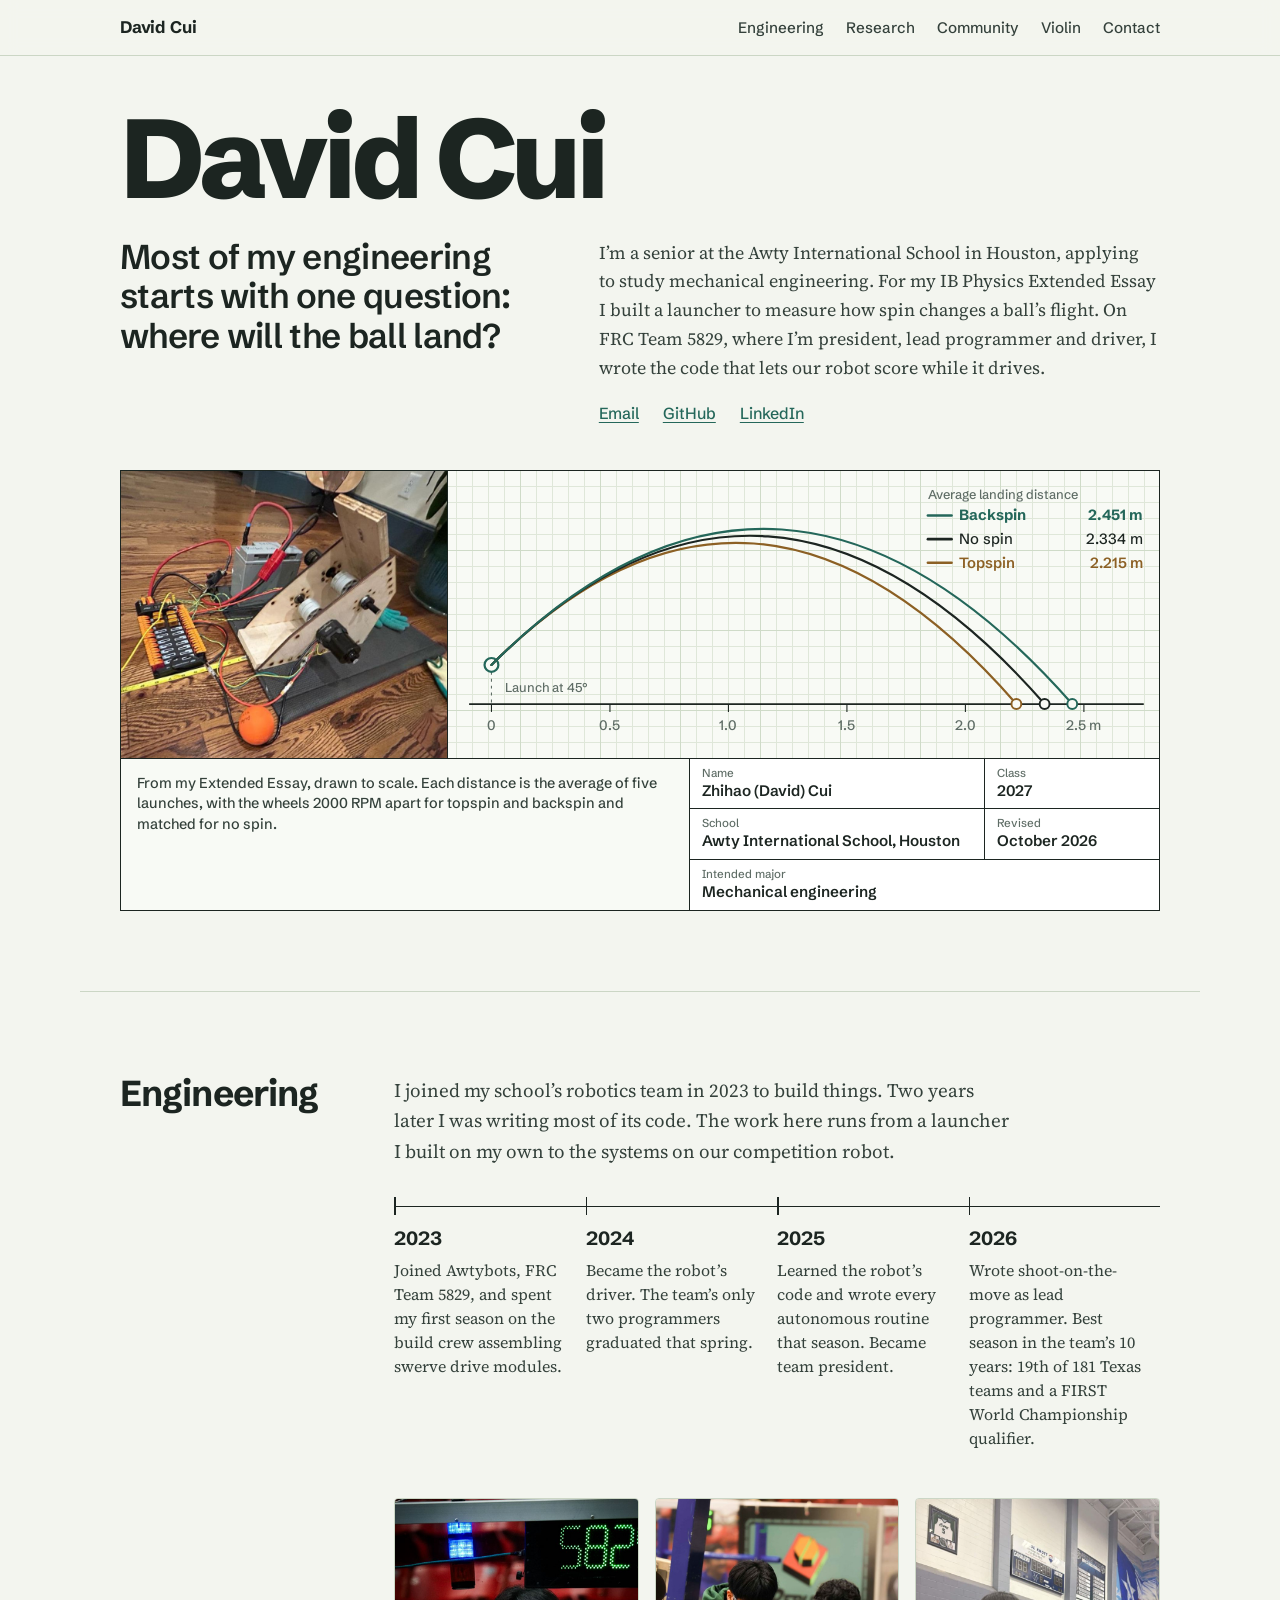
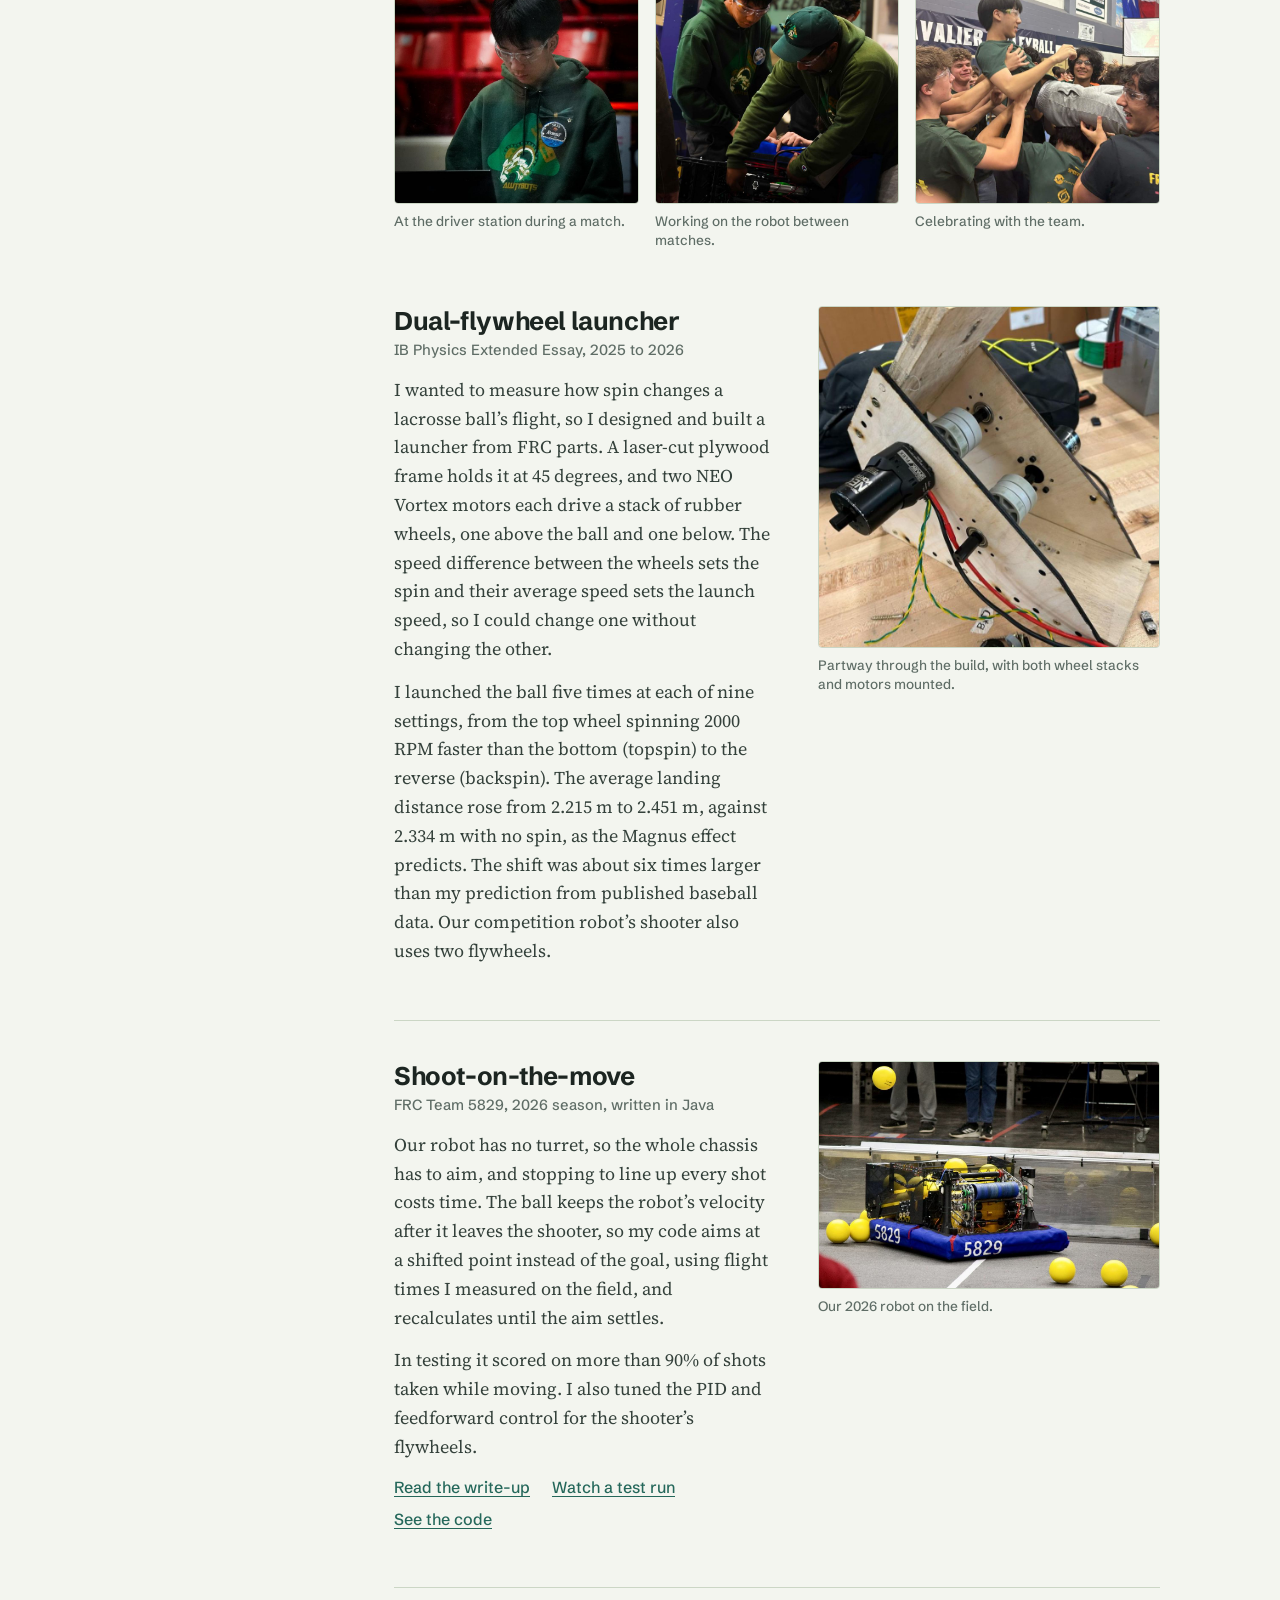
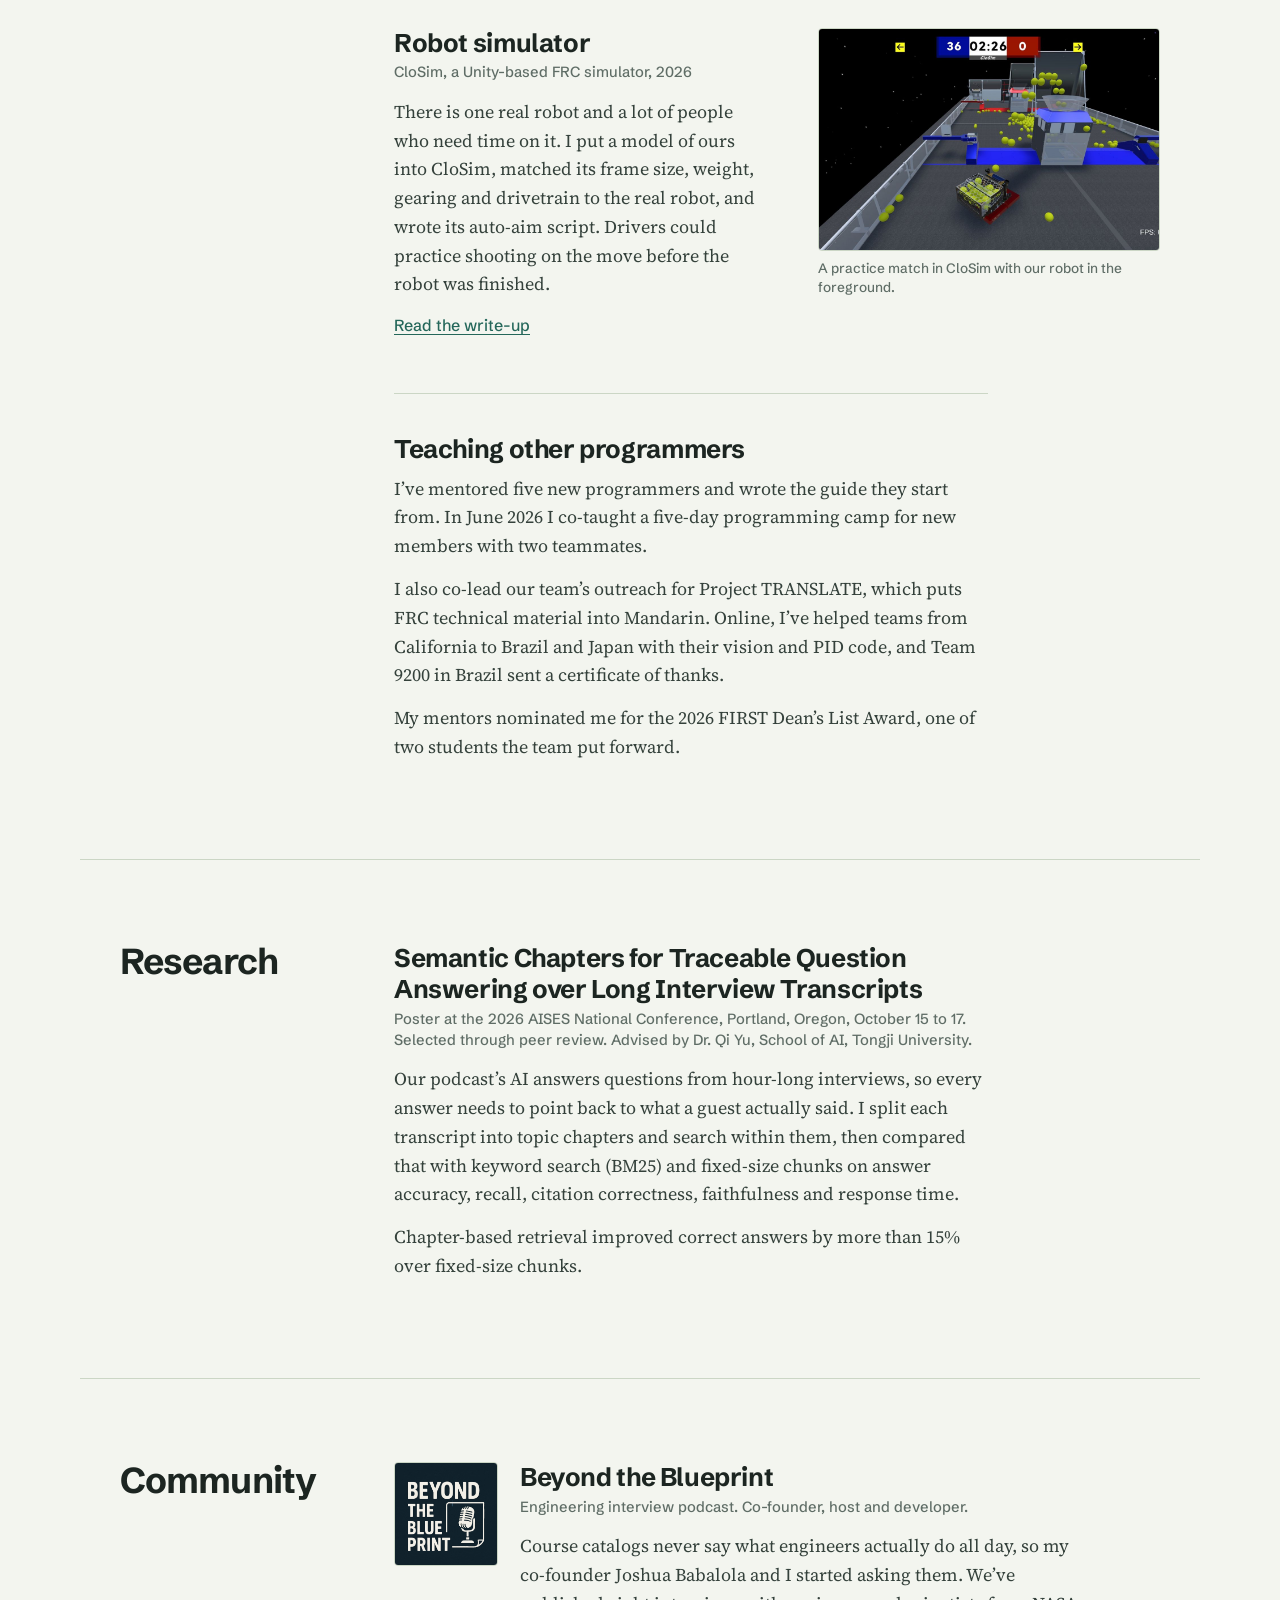
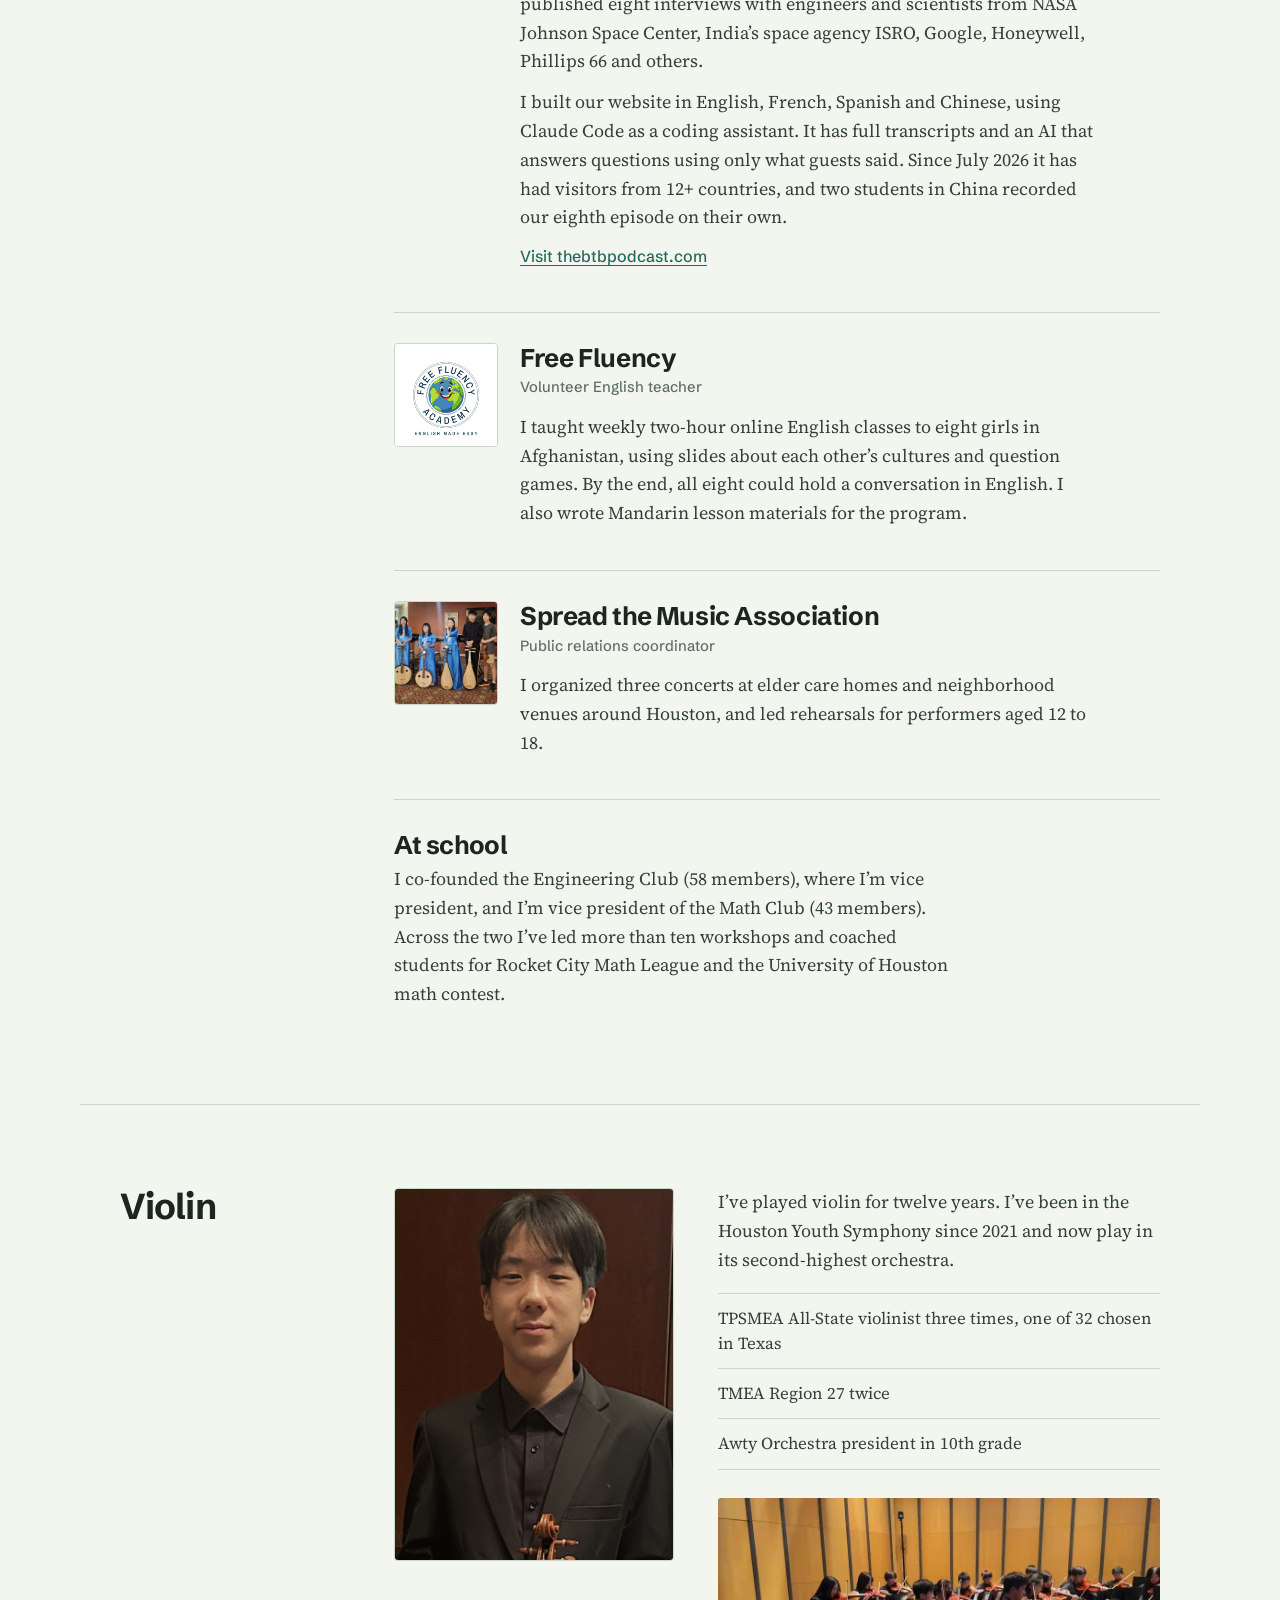
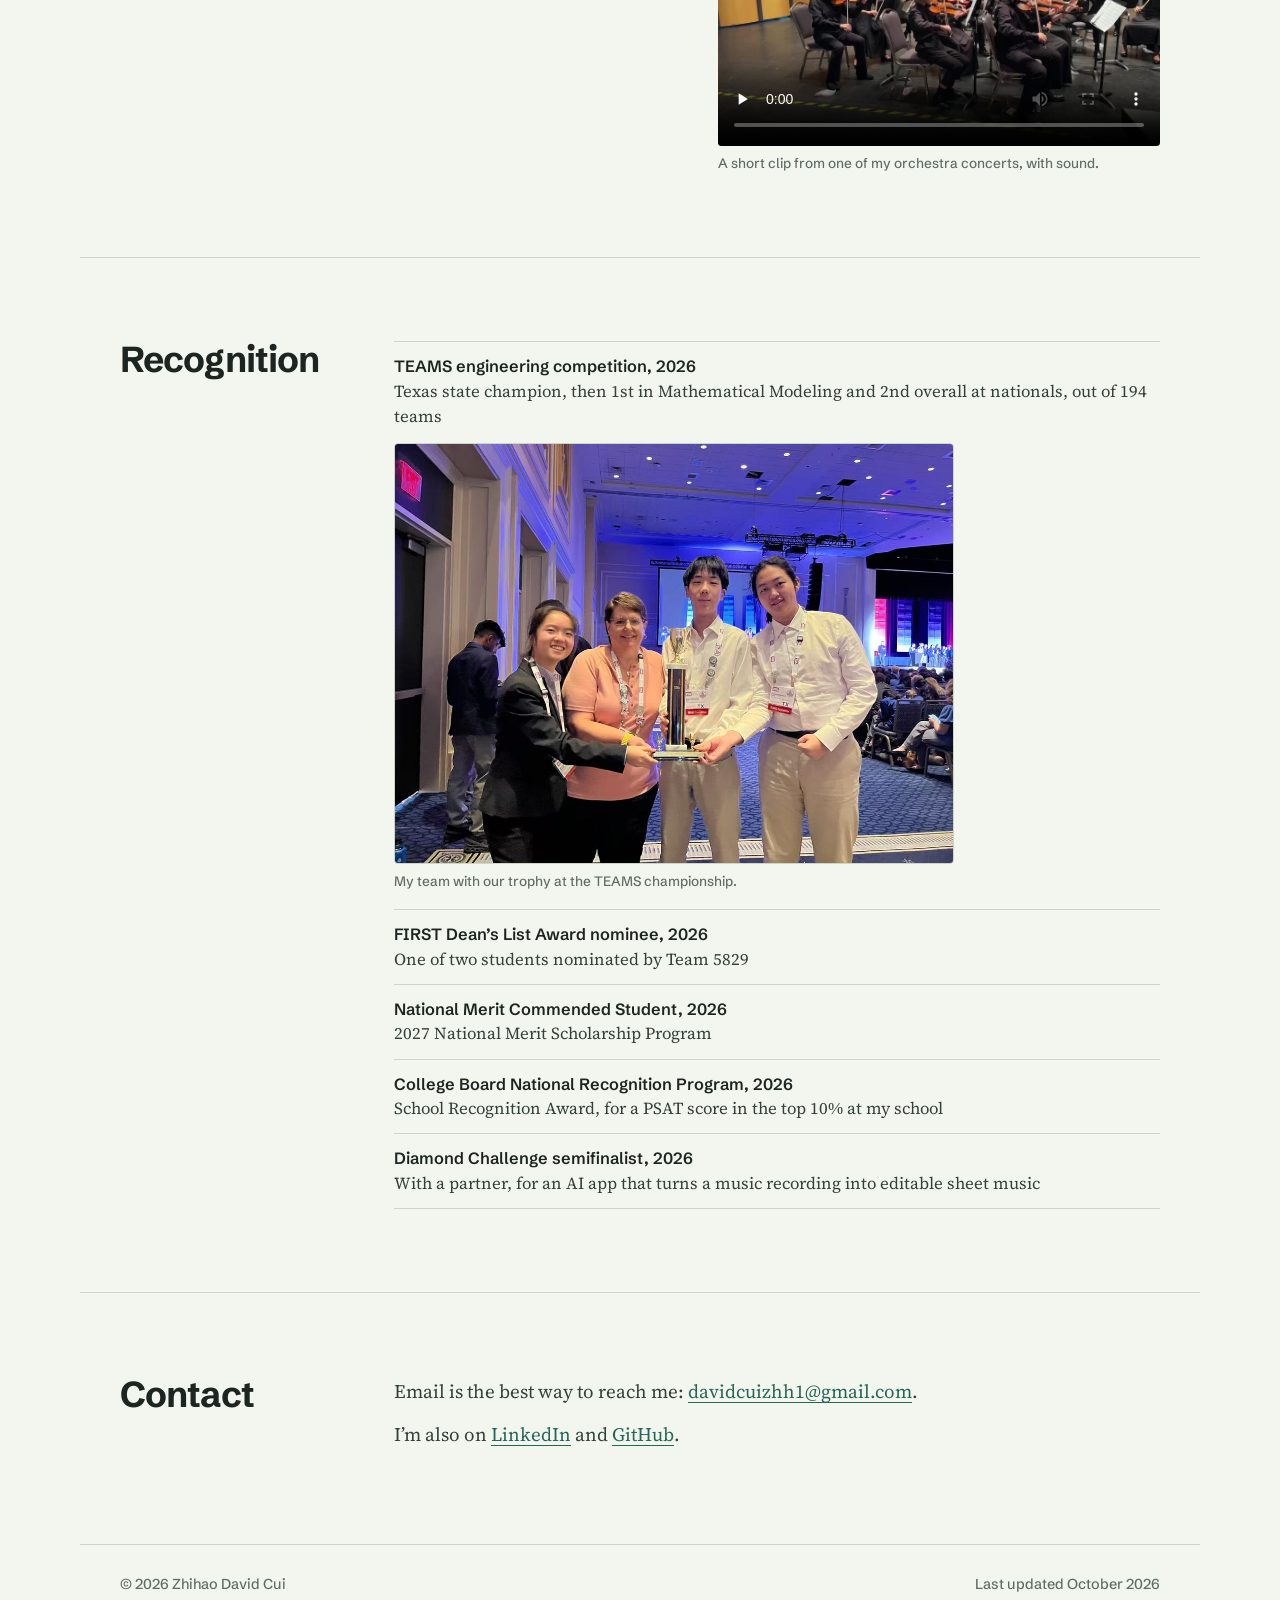
<file: index.html>
<!DOCTYPE html>
<html lang="en">
<head>
<meta charset="UTF-8" />
<meta name="viewport" content="width=device-width, initial-scale=1.0" />
<title>David Cui | Engineering, robotics and research</title>
<meta name="description" content="David Cui is a senior at the Awty International School in Houston applying to study mechanical engineering. Robotics team president and lead programmer, launcher builder, podcast co-founder and violinist." />
<link rel="canonical" href="https://dczhportfolio.vercel.app/" />
<meta property="og:type" content="website" />
<meta property="og:url" content="https://dczhportfolio.vercel.app/" />
<meta property="og:title" content="David Cui" />
<meta property="og:description" content="Mechanical engineering applicant. Robotics team president and lead programmer, launcher builder, podcast co-founder and violinist." />
<meta property="og:image" content="https://dczhportfolio.vercel.app/og-icon.png" />
<meta name="theme-color" content="#f3f5ef" />
<link rel="icon" href="favicon.ico" sizes="any" />
<link rel="apple-touch-icon" href="apple-touch-icon.png" />
<link rel="preload" href="fonts/source-serif-4-latin-opsz-normal.woff2" as="font" type="font/woff2" crossorigin />
<link rel="preload" href="fonts/schibsted-grotesk-latin-800-normal.woff2" as="font" type="font/woff2" crossorigin />
<link rel="preload" href="fonts/schibsted-grotesk-latin-700-normal.woff2" as="font" type="font/woff2" crossorigin />
<link rel="preload" href="fonts/schibsted-grotesk-latin-600-normal.woff2" as="font" type="font/woff2" crossorigin />
<link rel="stylesheet" href="styles.css" />
</head>
<body>

<a class="skip-link" href="#main">Skip to content</a>

<header class="site-header">
  <div class="site-header__inner">
    <a class="wordmark" href="#top">David Cui</a>
    <nav class="site-nav" aria-label="Sections">
      <a href="#engineering">Engineering</a>
      <a href="#research">Research</a>
      <a href="#community">Community</a>
      <a href="#violin">Violin</a>
      <a href="#contact">Contact</a>
    </nav>
  </div>
</header>

<main id="main">

  <!-- ===== Hero ===== -->
  <section class="hero" id="top" aria-labelledby="hero-name">
    <h1 class="hero__name" id="hero-name">David Cui</h1>
    <p class="hero__question">Most of my engineering starts with one question: where will the ball land?</p>
    <div class="hero__about">
      <p class="hero__lede">
        I&rsquo;m a senior at the Awty International School in Houston, applying to study mechanical
        engineering. For my IB Physics Extended Essay I built a launcher to measure how spin changes a
        ball&rsquo;s flight. On FRC Team 5829, where I&rsquo;m president, lead programmer and driver, I
        wrote the code that lets our robot score while it drives.
      </p>
      <p class="hero__links">
        <a href="mailto:davidcuizhh1@gmail.com">Email</a>
        <a href="https://github.com/DavidCui5829">GitHub</a>
        <a href="https://www.linkedin.com/in/david-cui-1b2bb72b3">LinkedIn</a>
      </p>
    </div>

    <figure class="sheet">
      <div class="sheet__panels">
        <div class="sheet__photo">
          <img src="images/launcher-setup.jpg" width="850" height="740" alt="My Extended Essay launcher set up on the floor: a plywood frame angled at 45 degrees holding two motors and two stacks of rubber wheels, wired to a battery and a power board, with the orange lacrosse ball and a tape measure in front." />
        </div>
        <div class="sheet__plot">
          <svg class="sheet__art sheet__art--wide" viewBox="0 0 720 290" role="img" aria-labelledby="plot-w-title plot-w-desc">
            <title id="plot-w-title">Where the ball landed, drawn to scale</title>
            <desc id="plot-w-desc">Side view of three flights launched at 45 degrees from 0.165 meters above the floor. With topspin the ball landed 2.215 meters away on average, with no spin 2.334 meters, and with backspin 2.451 meters.</desc>
            <line class="art-line" x1="22" y1="236" x2="704" y2="236" />
            <line class="art-thin" x1="44" y1="236" x2="44" y2="244" />
            <text class="art-label art-label--muted art-label--tick" x="44" y="262" text-anchor="middle">0</text>
            <line class="art-thin" x1="164" y1="236" x2="164" y2="244" />
            <text class="art-label art-label--muted art-label--tick" x="164" y="262" text-anchor="middle">0.5</text>
            <line class="art-thin" x1="284" y1="236" x2="284" y2="244" />
            <text class="art-label art-label--muted art-label--tick" x="284" y="262" text-anchor="middle">1.0</text>
            <line class="art-thin" x1="404" y1="236" x2="404" y2="244" />
            <text class="art-label art-label--muted art-label--tick" x="404" y="262" text-anchor="middle">1.5</text>
            <line class="art-thin" x1="524" y1="236" x2="524" y2="244" />
            <text class="art-label art-label--muted art-label--tick" x="524" y="262" text-anchor="middle">2.0</text>
            <line class="art-thin" x1="644" y1="236" x2="644" y2="244" />
            <text class="art-label art-label--muted art-label--tick" x="644" y="262" text-anchor="middle">2.5 m</text>
            <line class="art-thin art-dash" x1="44" y1="196.4" x2="44" y2="236" />
            <circle class="art-ball" cx="44" cy="196.4" r="7" />
            <text class="art-label art-label--muted art-label--small" x="58" y="224">Launch at 45&#176;</text>
            <path class="traj traj--top" pathLength="1" d="M44 196.4 Q309.8 -69.4 575.6 236" />
            <path class="traj traj--none" pathLength="1" d="M44 196.4 Q324.1 -83.7 604.2 236" />
            <path class="traj traj--back" pathLength="1" d="M44 196.4 Q338.1 -97.7 632.2 236" />
            <circle class="land land--top" cx="575.6" cy="236" r="5" />
            <circle class="land land--none" cx="604.2" cy="236" r="5" />
            <circle class="land land--back" cx="632.2" cy="236" r="5" />
            <text class="art-label art-label--muted art-label--small" x="486" y="28">Average landing distance</text>
            <g class="land-label land-label--back"><line class="key key--back" x1="486" y1="45" x2="510" y2="45" /><text class="art-label art-label--back" x="518" y="50">Backspin</text><text class="art-label art-label--back" x="704" y="50" text-anchor="end">2.451 m</text></g>
            <g class="land-label land-label--none"><line class="key key--none" x1="486" y1="69" x2="510" y2="69" /><text class="art-label art-label--none" x="518" y="74">No spin</text><text class="art-label art-label--none" x="704" y="74" text-anchor="end">2.334 m</text></g>
            <g class="land-label land-label--top"><line class="key key--top" x1="486" y1="93" x2="510" y2="93" /><text class="art-label art-label--top" x="518" y="98">Topspin</text><text class="art-label art-label--top" x="704" y="98" text-anchor="end">2.215 m</text></g>
          </svg>
          <svg class="sheet__art sheet__art--tall" viewBox="0 72 380 252" role="img" aria-labelledby="plot-t-title plot-t-desc">
            <title id="plot-t-title">Where the ball landed, drawn to scale</title>
            <desc id="plot-t-desc">Side view of three flights launched at 45 degrees from 0.165 meters above the floor. With topspin the ball landed 2.215 meters away on average, with no spin 2.334 meters, and with backspin 2.451 meters.</desc>
            <line class="art-line" x1="8" y1="196" x2="366" y2="196" />
            <line class="art-thin" x1="30" y1="196" x2="30" y2="203" />
            <text class="art-label art-label--muted art-label--tick" x="30" y="218" text-anchor="middle">0</text>
            <line class="art-thin" x1="94" y1="196" x2="94" y2="203" />
            <text class="art-label art-label--muted art-label--tick" x="94" y="218" text-anchor="middle">0.5</text>
            <line class="art-thin" x1="158" y1="196" x2="158" y2="203" />
            <text class="art-label art-label--muted art-label--tick" x="158" y="218" text-anchor="middle">1.0</text>
            <line class="art-thin" x1="222" y1="196" x2="222" y2="203" />
            <text class="art-label art-label--muted art-label--tick" x="222" y="218" text-anchor="middle">1.5</text>
            <line class="art-thin" x1="286" y1="196" x2="286" y2="203" />
            <text class="art-label art-label--muted art-label--tick" x="286" y="218" text-anchor="middle">2.0</text>
            <line class="art-thin" x1="350" y1="196" x2="350" y2="203" />
            <text class="art-label art-label--muted art-label--tick" x="350" y="218" text-anchor="middle">2.5 m</text>
            <line class="art-thin art-dash" x1="30" y1="174.9" x2="30" y2="196" />
            <circle class="art-ball" cx="30" cy="174.9" r="6" />
            <text class="art-label art-label--muted art-label--small" x="40" y="188">Launch at 45&#176;</text>
            <path class="traj traj--top" pathLength="1" d="M30 174.9 Q171.8 33.1 313.5 196" />
            <path class="traj traj--none" pathLength="1" d="M30 174.9 Q179.4 25.5 328.8 196" />
            <path class="traj traj--back" pathLength="1" d="M30 174.9 Q186.9 18 343.7 196" />
            <circle class="land land--top" cx="313.5" cy="196" r="4" />
            <circle class="land land--none" cx="328.8" cy="196" r="4" />
            <circle class="land land--back" cx="343.7" cy="196" r="4" />
            <text class="art-label art-label--muted art-label--small" x="30" y="250">Average landing distance</text>
            <g class="land-label land-label--back"><line class="key key--back" x1="30" y1="265" x2="54" y2="265" /><text class="art-label art-label--back" x="62" y="270">Backspin</text><text class="art-label art-label--back" x="352" y="270" text-anchor="end">2.451 m</text></g>
            <g class="land-label land-label--none"><line class="key key--none" x1="30" y1="287" x2="54" y2="287" /><text class="art-label art-label--none" x="62" y="292">No spin</text><text class="art-label art-label--none" x="352" y="292" text-anchor="end">2.334 m</text></g>
            <g class="land-label land-label--top"><line class="key key--top" x1="30" y1="309" x2="54" y2="309" /><text class="art-label art-label--top" x="62" y="314">Topspin</text><text class="art-label art-label--top" x="352" y="314" text-anchor="end">2.215 m</text></g>
          </svg>
        </div>
      </div>

      <figcaption class="sheet__foot">
        <p class="sheet__note">From my Extended Essay, drawn to scale. Each distance is the average of five launches, with the wheels 2000 RPM apart for topspin and backspin and matched for no spin.</p>
        <dl class="titleblock">
          <div><dt>Name</dt><dd>Zhihao (David) Cui</dd></div>
          <div><dt>Class</dt><dd>2027</dd></div>
          <div><dt>School</dt><dd>Awty International School, Houston</dd></div>
          <div><dt>Revised</dt><dd>October 2026</dd></div>
          <div><dt>Intended major</dt><dd>Mechanical engineering</dd></div>
        </dl>
      </figcaption>
    </figure>
  </section>

  <!-- ===== Engineering ===== -->
  <section class="section" id="engineering" aria-labelledby="eng-title">
    <h2 class="section__title" id="eng-title">Engineering</h2>
    <div class="section__body">
      <p class="section__intro">
        I joined my school&rsquo;s robotics team in 2023 to build things. Two years later I was
        writing most of its code. The work here runs from a launcher I built on my own to the systems
        on our competition robot.
      </p>

      <ol class="timeline" aria-label="My time on FRC Team 5829">
        <li><span class="timeline__year">2023</span><p>Joined Awtybots, FRC Team 5829, and spent my first season on the build crew assembling swerve drive modules.</p></li>
        <li><span class="timeline__year">2024</span><p>Became the robot&rsquo;s driver. The team&rsquo;s only two programmers graduated that spring.</p></li>
        <li><span class="timeline__year">2025</span><p>Learned the robot&rsquo;s code and wrote every autonomous routine that season. Became team president.</p></li>
        <li><span class="timeline__year">2026</span><p>Wrote shoot-on-the-move as lead programmer. Best season in the team&rsquo;s 10 years: 19th of 181 Texas teams and a FIRST World Championship qualifier.</p></li>
      </ol>

      <div class="snapshots" role="group" aria-label="Photos from FRC competitions">
        <figure>
          <img src="images/frc-driver-station.jpg" width="800" height="1000" loading="lazy" alt="David in safety glasses and a green Awtybots hoodie at the driver station, behind the glass, under the match timer." />
          <figcaption>At the driver station during a match.</figcaption>
        </figure>
        <figure>
          <img src="images/frc-pit.jpg" width="800" height="1000" loading="lazy" alt="David and another Awtybots member in green hoodies leaning over the robot, working on its wiring." />
          <figcaption>Working on the robot between matches.</figcaption>
        </figure>
        <figure>
          <img src="images/frc-celebration.jpg" width="800" height="1000" loading="lazy" alt="Teammates in green team shirts lifting David above the crowd in a school gym, everyone smiling." />
          <figcaption>Celebrating with the team.</figcaption>
        </figure>
      </div>

      <article class="project" id="launcher" aria-labelledby="launcher-title">
        <div>
          <h3 class="project__title" id="launcher-title">Dual-flywheel launcher</h3>
          <p class="project__meta">IB Physics Extended Essay, 2025 to 2026</p>
          <p>
            I wanted to measure how spin changes a lacrosse ball&rsquo;s flight, so I designed and built a
            launcher from FRC parts. A laser-cut plywood frame holds it at 45 degrees, and two NEO Vortex
            motors each drive a stack of rubber wheels, one above the ball and one below. The speed
            difference between the wheels sets the spin and their average speed sets the launch speed, so I
            could change one without changing the other.
          </p>
          <p>
            I launched the ball five times at each of nine settings, from the top wheel spinning 2000 RPM
            faster than the bottom (topspin) to the reverse (backspin). The average landing distance rose
            from 2.215 m to 2.451 m, against
            2.334 m with no spin, as the Magnus effect predicts. The shift was about six times larger than
            my prediction from published baseball data. Our competition robot&rsquo;s shooter also uses two
            flywheels.
          </p>
        </div>
        <figure class="project__media">
          <img src="images/launcher-build.jpg" width="800" height="800" loading="lazy" alt="The launcher partway through assembly: an angled plywood frame with two stacks of gray rubber wheels between its plates and a NEO Vortex motor with a SPARK Flex controller mounted on the side." />
          <figcaption>Partway through the build, with both wheel stacks and motors mounted.</figcaption>
        </figure>
      </article>

      <article class="project" id="sotm" aria-labelledby="sotm-title">
        <div>
          <h3 class="project__title" id="sotm-title">Shoot-on-the-move</h3>
          <p class="project__meta">FRC Team 5829, 2026 season, written in Java</p>
          <p>
            Our robot has no turret, so the whole chassis has to aim, and stopping to line up every shot
            costs time. The ball keeps the robot&rsquo;s velocity after it leaves the shooter, so my code
            aims at a shifted point instead of the goal, using flight times I measured on the field, and
            recalculates until the aim settles.
          </p>
          <p>
            In testing it scored on more than 90% of shots taken while moving. I also tuned the PID and
            feedforward control for the shooter&rsquo;s flywheels.
          </p>
          <p class="project__links">
            <a href="sotm.html">Read the write-up</a>
            <a href="https://youtu.be/rnhD6OzlBLg">Watch a test run</a>
            <a href="https://github.com/awtybots/2026Rebuilt/tree/2BallDumper">See the code</a>
          </p>
        </div>
        <figure class="project__media">
          <img src="images/robot-2026.jpg" width="1200" height="799" loading="lazy" alt="Team 5829's robot on the field, with blue 5829 bumpers and a hopper full of yellow foam balls. More balls sit on the floor around it and one is in the air." />
          <figcaption>Our 2026 robot on the field.</figcaption>
        </figure>
      </article>

      <article class="project" id="sim" aria-labelledby="sim-title">
        <div>
          <h3 class="project__title" id="sim-title">Robot simulator</h3>
          <p class="project__meta">CloSim, a Unity-based FRC simulator, 2026</p>
          <p>
            There is one real robot and a lot of people who need time on it. I put a model of ours into
            CloSim, matched its frame size, weight, gearing and drivetrain to the real robot, and wrote its
            auto-aim script. Drivers could practice shooting on the move before the robot was finished.
          </p>
          <p class="project__links"><a href="sim.html">Read the write-up</a></p>
        </div>
        <figure class="project__media">
          <img src="images/unity-sim.jpg" width="1200" height="780" loading="lazy" alt="A practice match in the CloSim simulator, with the Team 5829 robot model in the foreground collecting yellow balls." />
          <figcaption>A practice match in CloSim with our robot in the foreground.</figcaption>
        </figure>
      </article>

      <article class="project project--text" id="teaching" aria-labelledby="teach-title">
        <div>
          <h3 class="project__title" id="teach-title">Teaching other programmers</h3>
          <p>
            I&rsquo;ve mentored five new programmers and wrote the guide they start from. In June 2026 I
            co-taught a five-day programming camp for new members with two teammates.
          </p>
          <p>
            I also co-lead our team&rsquo;s outreach for Project TRANSLATE, which puts FRC technical material
            into Mandarin. Online, I&rsquo;ve helped teams from California to Brazil and Japan with their
            vision and PID code, and Team 9200 in Brazil sent a certificate of thanks.
          </p>
          <p>My mentors nominated me for the 2026 FIRST Dean&rsquo;s List Award, one of two students the team put forward.</p>
        </div>
      </article>
    </div>
  </section>

  <!-- ===== Research ===== -->
  <section class="section" id="research" aria-labelledby="res-title">
    <h2 class="section__title" id="res-title">Research</h2>
    <div class="section__body">
      <article class="project project--text" aria-labelledby="poster-title">
        <div>
          <h3 class="project__title" id="poster-title">Semantic Chapters for Traceable Question Answering over Long Interview Transcripts</h3>
          <p class="project__meta">
            Poster at the 2026 AISES National Conference, Portland, Oregon, October 15 to 17. Selected
            through peer review. Advised by Dr. Qi Yu, School of AI, Tongji University.
          </p>
          <p>
            Our podcast&rsquo;s AI answers questions from hour-long interviews, so every answer needs to
            point back to what a guest actually said. I split each transcript into topic chapters and
            search within them, then compared that with keyword search (BM25) and fixed-size chunks on
            answer accuracy, recall, citation correctness, faithfulness and response time.
          </p>
          <p>Chapter-based retrieval improved correct answers by more than 15% over fixed-size chunks.</p>
        </div>
      </article>
    </div>
  </section>

  <!-- ===== Community ===== -->
  <section class="section" id="community" aria-labelledby="com-title">
    <h2 class="section__title" id="com-title">Community</h2>
    <div class="section__body">

      <article class="entry" aria-labelledby="btb-title">
        <img class="entry__thumb" src="images/btb-cover.jpg" width="800" height="800" loading="lazy" alt="Beyond the Blueprint cover art: the show name next to a microphone." />
        <div>
          <h3 class="project__title" id="btb-title">Beyond the Blueprint</h3>
          <p class="project__meta">Engineering interview podcast. Co-founder, host and developer.</p>
          <p>
            Course catalogs never say what engineers actually do all day, so my co-founder Joshua
            Babalola and I started asking them. We&rsquo;ve published eight interviews with engineers and
            scientists from NASA Johnson Space Center, India&rsquo;s space agency ISRO, Google, Honeywell,
            Phillips 66 and others.
          </p>
          <p>
            I built our website in English, French, Spanish and Chinese, using Claude Code as a coding
            assistant. It has full transcripts and an AI that answers questions using only what guests
            said. Since July 2026 it has had visitors from 12+ countries, and two students in
            China recorded our eighth episode on their own.
          </p>
          <p class="project__links"><a href="https://thebtbpodcast.com/">Visit thebtbpodcast.com</a></p>
        </div>
      </article>

      <article class="entry" aria-labelledby="ff-title">
        <img class="entry__thumb" src="images/freefluency-logo.jpg" width="800" height="800" loading="lazy" alt="Free Fluency Academy logo: a smiling globe inside a round badge." />
        <div>
          <h3 class="project__title" id="ff-title">Free Fluency</h3>
          <p class="project__meta">Volunteer English teacher</p>
          <p>
            I taught weekly two-hour online English classes to eight girls in Afghanistan, using slides
            about each other&rsquo;s cultures and question games. By the end, all eight could hold a
            conversation in English. I also wrote Mandarin lesson materials for the program.
          </p>
        </div>
      </article>

      <article class="entry" aria-labelledby="sma-title">
        <img class="entry__thumb" src="images/sma-concert.jpg" width="1000" height="543" loading="lazy" alt="Spread the Music Association performers with violins and Chinese string instruments at an elder care home." />
        <div>
          <h3 class="project__title" id="sma-title">Spread the Music Association</h3>
          <p class="project__meta">Public relations coordinator</p>
          <p>
            I organized three concerts at elder care homes and neighborhood venues around Houston, and
            led rehearsals for performers aged 12 to 18.
          </p>
        </div>
      </article>

      <article class="entry entry--text" aria-labelledby="clubs-title">
        <div>
          <h3 class="project__title" id="clubs-title">At school</h3>
          <p>
            I co-founded the Engineering Club (58 members), where I&rsquo;m vice president, and I&rsquo;m
            vice president of the Math Club (43 members). Across the two I&rsquo;ve led more than ten
            workshops and coached students for Rocket City Math League and the University of Houston math
            contest.
          </p>
        </div>
      </article>
    </div>
  </section>

  <!-- ===== Violin ===== -->
  <section class="section" id="violin" aria-labelledby="vln-title">
    <h2 class="section__title" id="vln-title">Violin</h2>
    <div class="section__body">
      <div class="violin">
        <figure class="violin__photo">
          <img src="images/violin.jpg" width="670" height="893" loading="lazy" alt="David in concert dress, holding his violin." />
        </figure>
        <div>
          <p>
            I&rsquo;ve played violin for twelve years. I&rsquo;ve been in the Houston Youth Symphony since
            2021 and now play in its second-highest orchestra.
          </p>
          <ul class="facts">
            <li>TPSMEA All-State violinist three times, one of 32 chosen in Texas</li>
            <li>TMEA Region 27 twice</li>
            <li>Awty Orchestra president in 10th grade</li>
          </ul>
          <figure class="violin__clip">
            <video controls playsinline preload="none" poster="images/orchestra-poster.jpg" width="960" height="540">
              <source src="video/orchestra-concert.mp4" type="video/mp4" />
              <a href="video/orchestra-concert.mp4">Watch the concert clip</a>
            </video>
            <figcaption>A short clip from one of my orchestra concerts, with sound.</figcaption>
          </figure>
        </div>
      </div>
    </div>
  </section>

  <!-- ===== Recognition ===== -->
  <section class="section" id="recognition" aria-labelledby="rec-title">
    <h2 class="section__title" id="rec-title">Recognition</h2>
    <div class="section__body">
      <ul class="facts">
        <li><strong>TEAMS engineering competition, 2026</strong>Texas state champion, then 1st in Mathematical Modeling and 2nd overall at nationals, out of 194 teams
          <figure class="facts__photo">
            <img src="images/teams-championship.jpg" width="1100" height="825" loading="lazy" alt="David and his TEAMS teammates in formal dress, with an adult from their group, holding a tall trophy in a hotel ballroom." />
            <figcaption>My team with our trophy at the TEAMS championship.</figcaption>
          </figure>
        </li>
        <li><strong>FIRST Dean&rsquo;s List Award nominee, 2026</strong>One of two students nominated by Team 5829</li>
        <li><strong>National Merit Commended Student, 2026</strong>2027 National Merit Scholarship Program</li>
        <li><strong>College Board National Recognition Program, 2026</strong>School Recognition Award, for a PSAT score in the top 10% at my school</li>
        <li><strong>Diamond Challenge semifinalist, 2026</strong>With a partner, for an AI app that turns a music recording into editable sheet music</li>
      </ul>
    </div>
  </section>

  <!-- ===== Contact ===== -->
  <section class="section contact" id="contact" aria-labelledby="con-title">
    <h2 class="section__title" id="con-title">Contact</h2>
    <div class="section__body">
      <p>Email is the best way to reach me: <a href="mailto:davidcuizhh1@gmail.com">davidcuizhh1@gmail.com</a>.</p>
      <p>I&rsquo;m also on <a href="https://www.linkedin.com/in/david-cui-1b2bb72b3">LinkedIn</a> and <a href="https://github.com/DavidCui5829">GitHub</a>.</p>
    </div>
  </section>

</main>

<footer class="site-footer">
  <p>&copy; 2026 Zhihao David Cui</p>
  <p>Last updated October 2026</p>
</footer>

<script>
  /* Links from elsewhere (like #violin in an application) should land exactly on their section.
     Fonts or photos that finish loading after the first jump can push the section down the page,
     and Safari on iPhone does not correct for that. So for the first ten seconds, jump back to the
     section whenever the page changes height, until the visitor scrolls or follows another link. */
  (function () {
    var id = decodeURIComponent(location.hash.slice(1));
    var target = id && document.getElementById(id);
    if (!target) return;
    var done = false;
    function stop() { done = true; }
    function land() { if (!done) target.scrollIntoView(); }
    addEventListener("wheel", stop, { passive: true });
    addEventListener("touchmove", stop, { passive: true });
    addEventListener("hashchange", stop);
    addEventListener("pointerdown", function (e) { if (e.pointerType === "mouse") stop(); });
    addEventListener("keydown", function (e) { if (/^(Arrow|Page|Home|End| )/.test(e.key)) stop(); });
    land();
    if (window.ResizeObserver) {
      var watcher = new ResizeObserver(land);
      watcher.observe(document.body);
      setTimeout(function () { watcher.disconnect(); }, 10000);
    }
    if (document.fonts) {
      document.fonts.ready.then(land);
      if (document.fonts.addEventListener) document.fonts.addEventListener("loadingdone", land);
    }
    addEventListener("load", land);
  })();
</script>

</body>
</html>
</file>
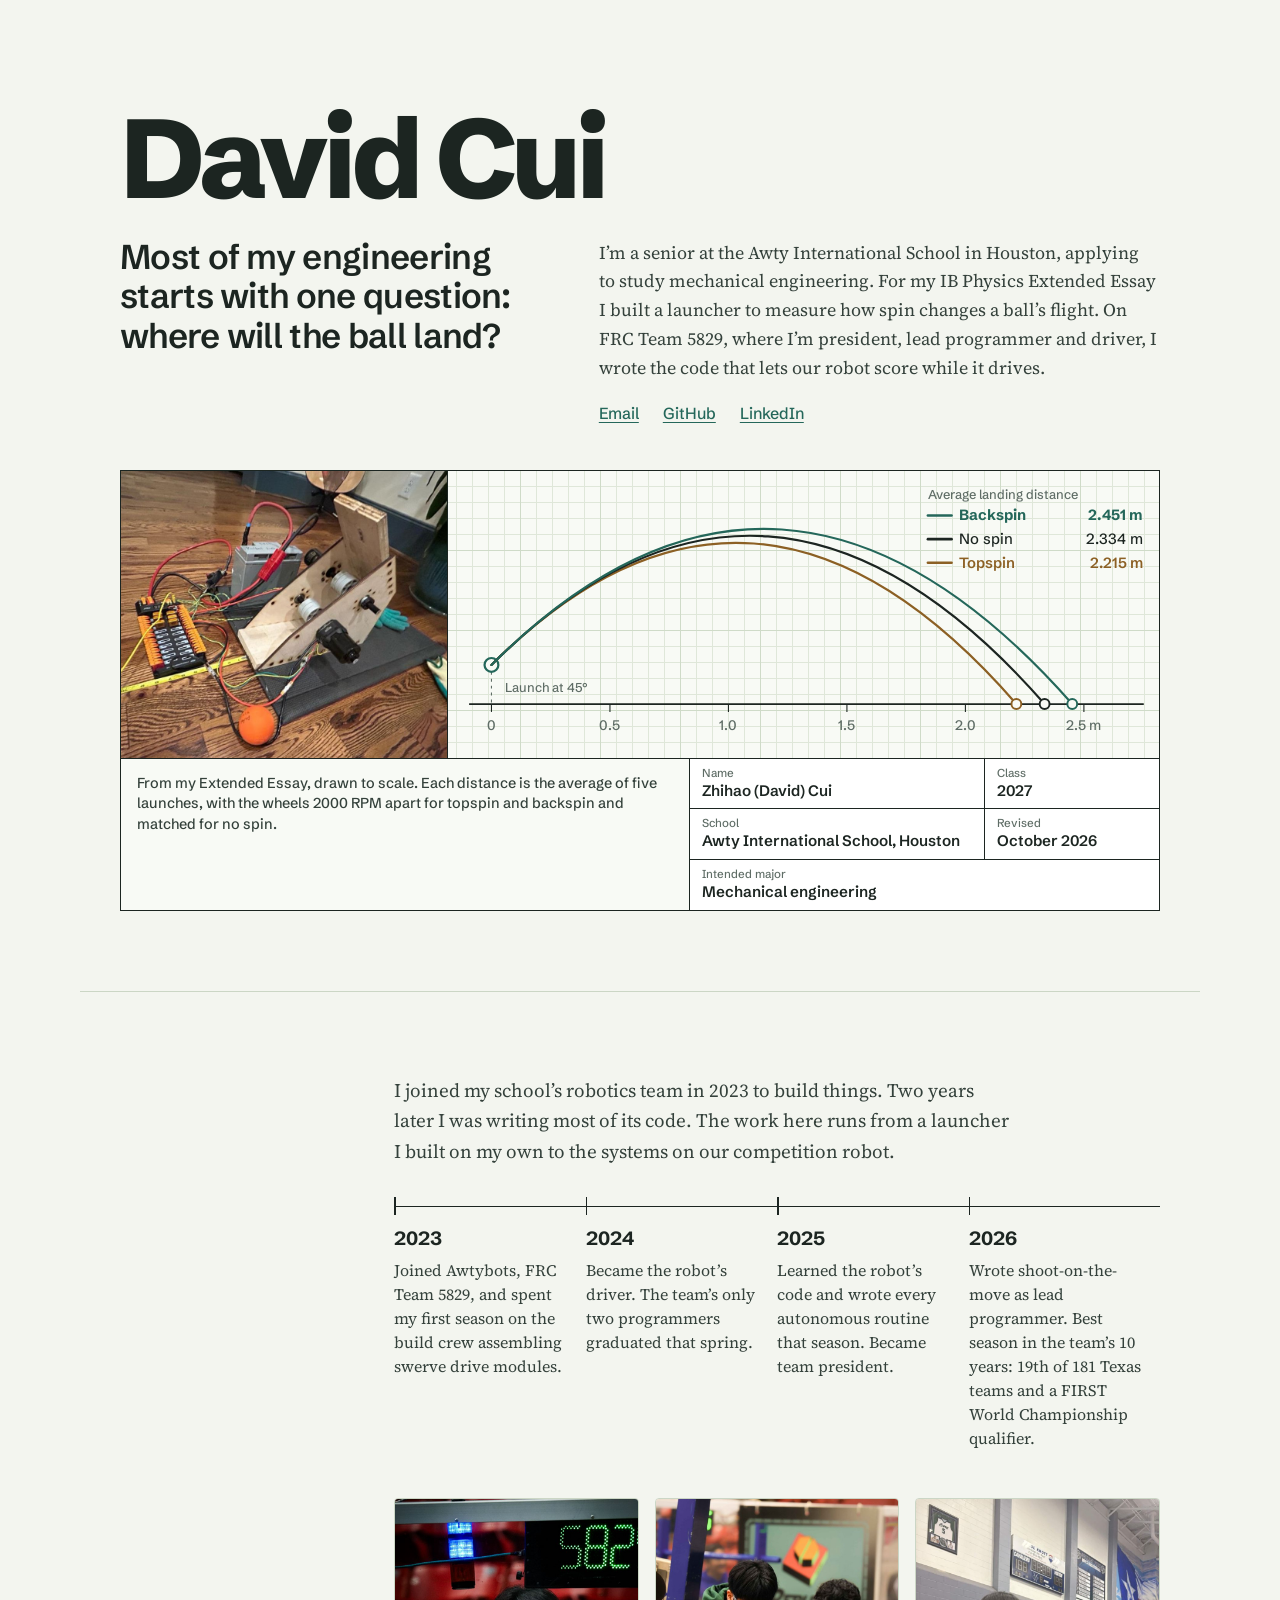
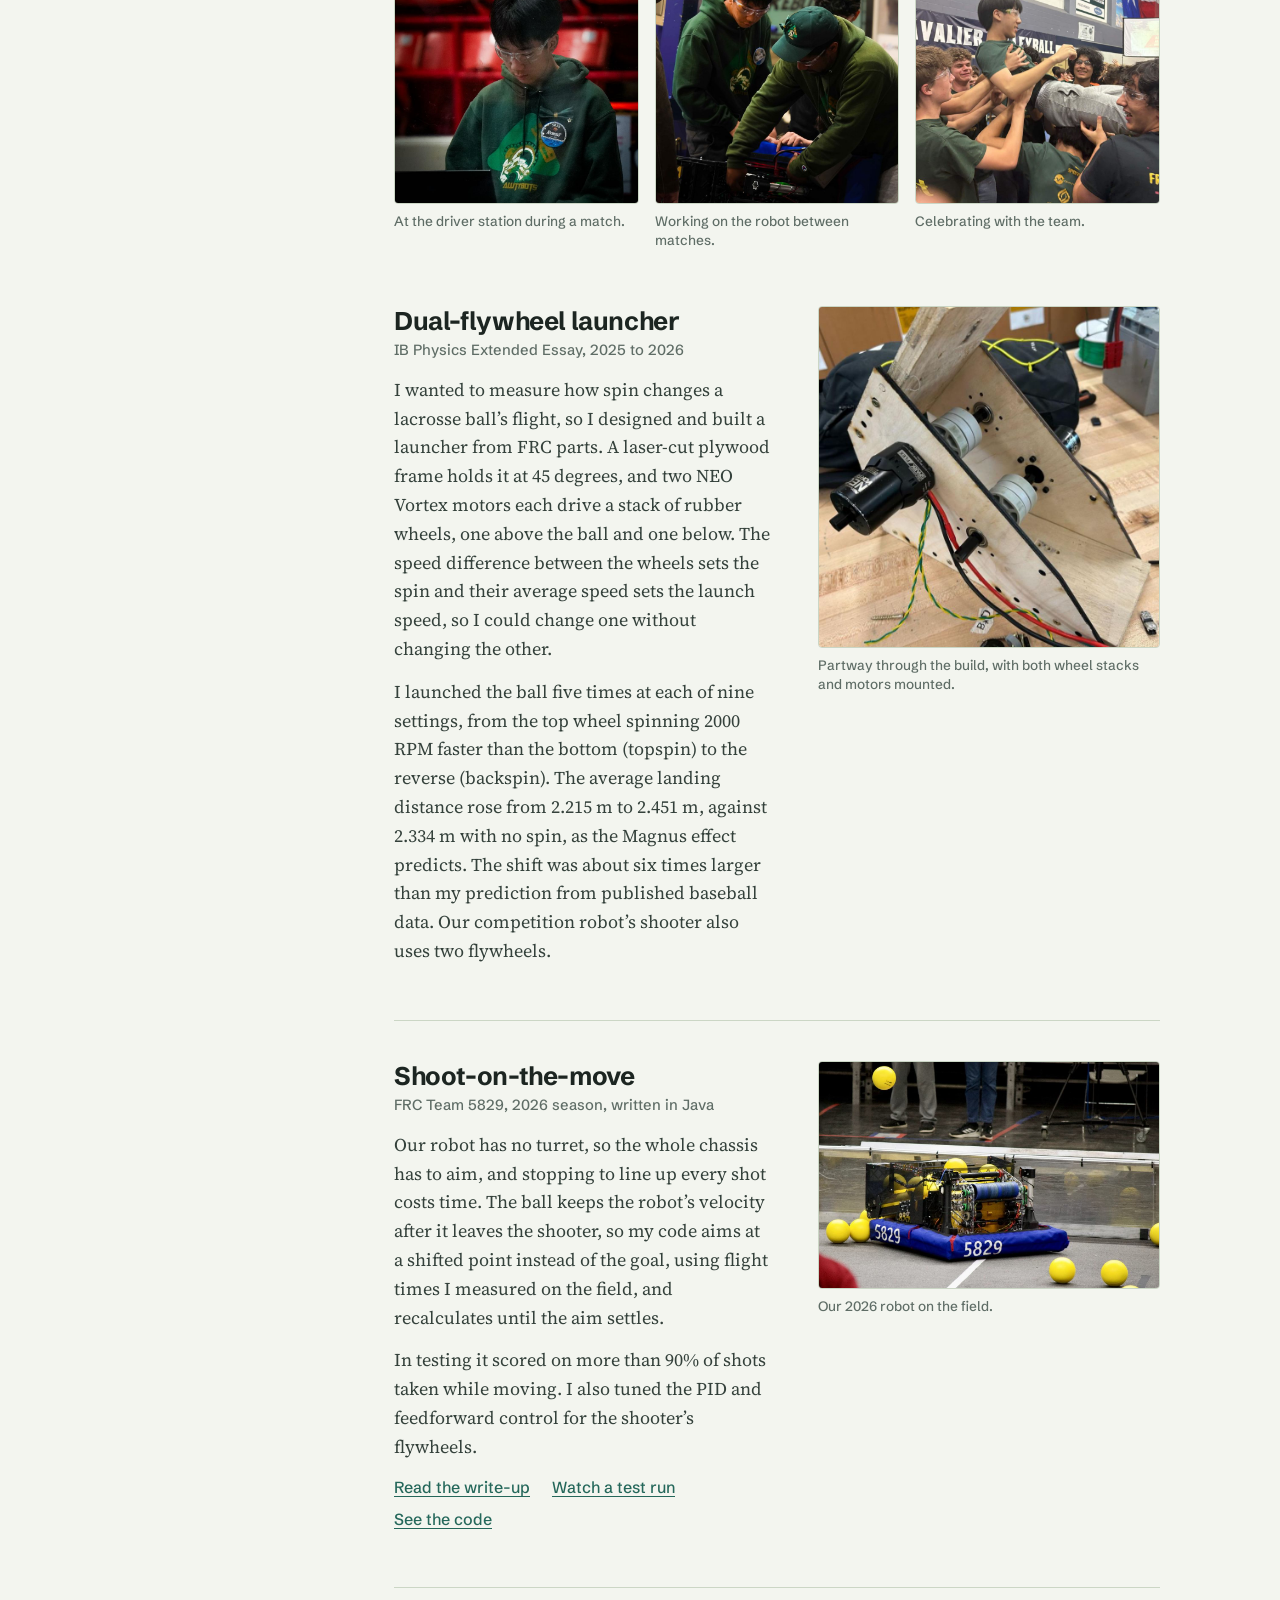
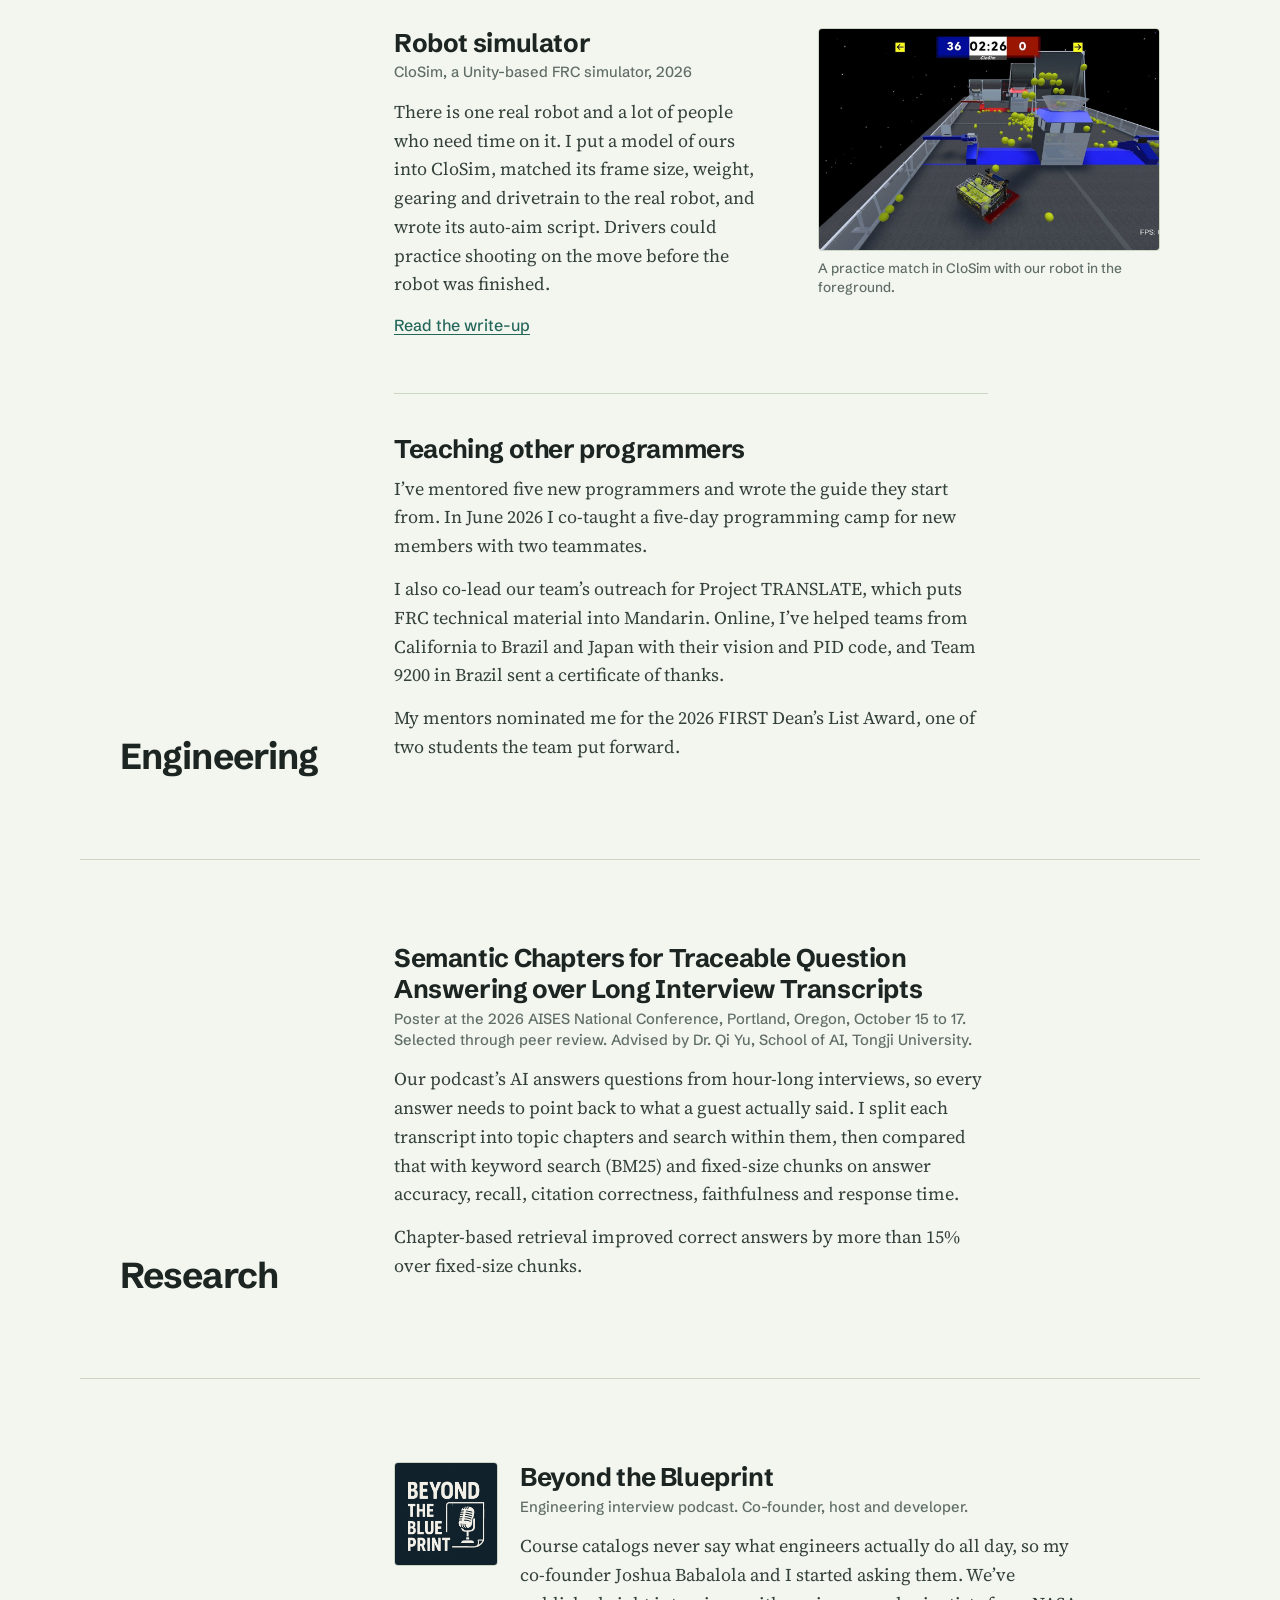
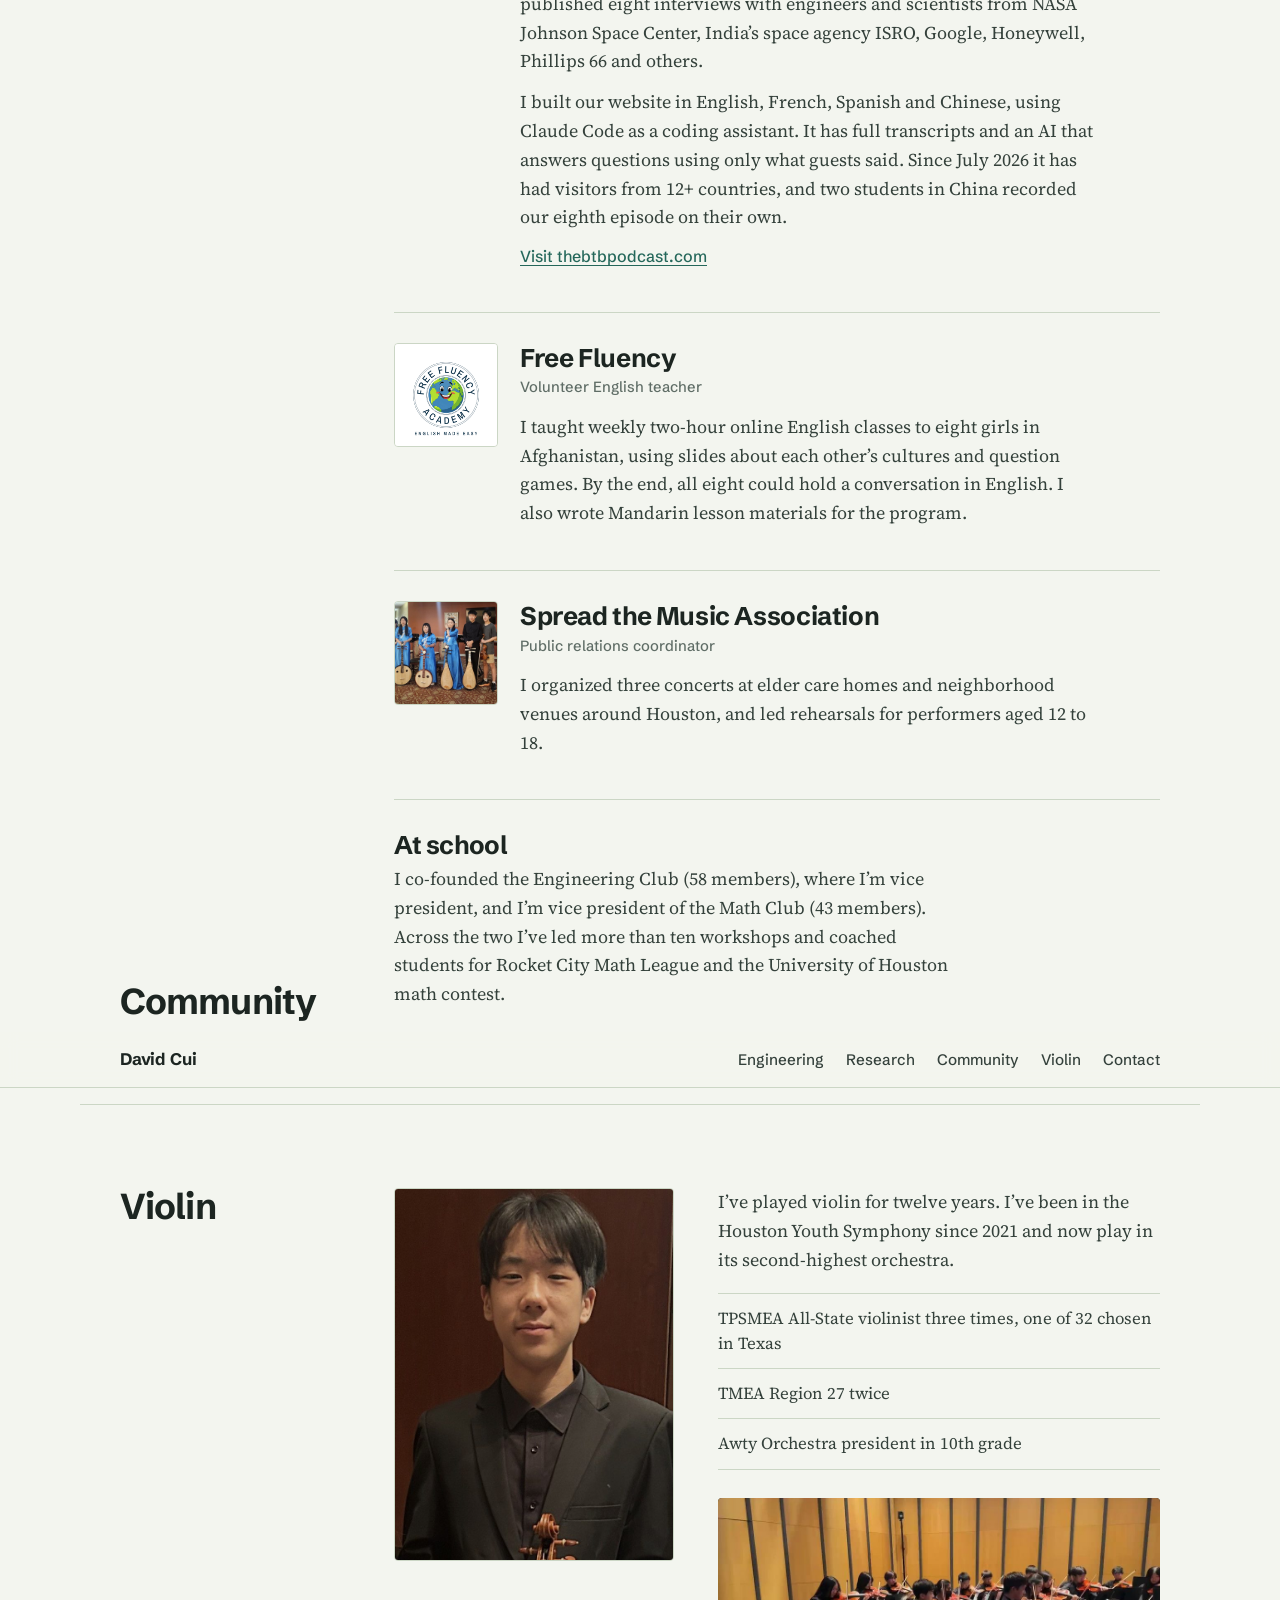
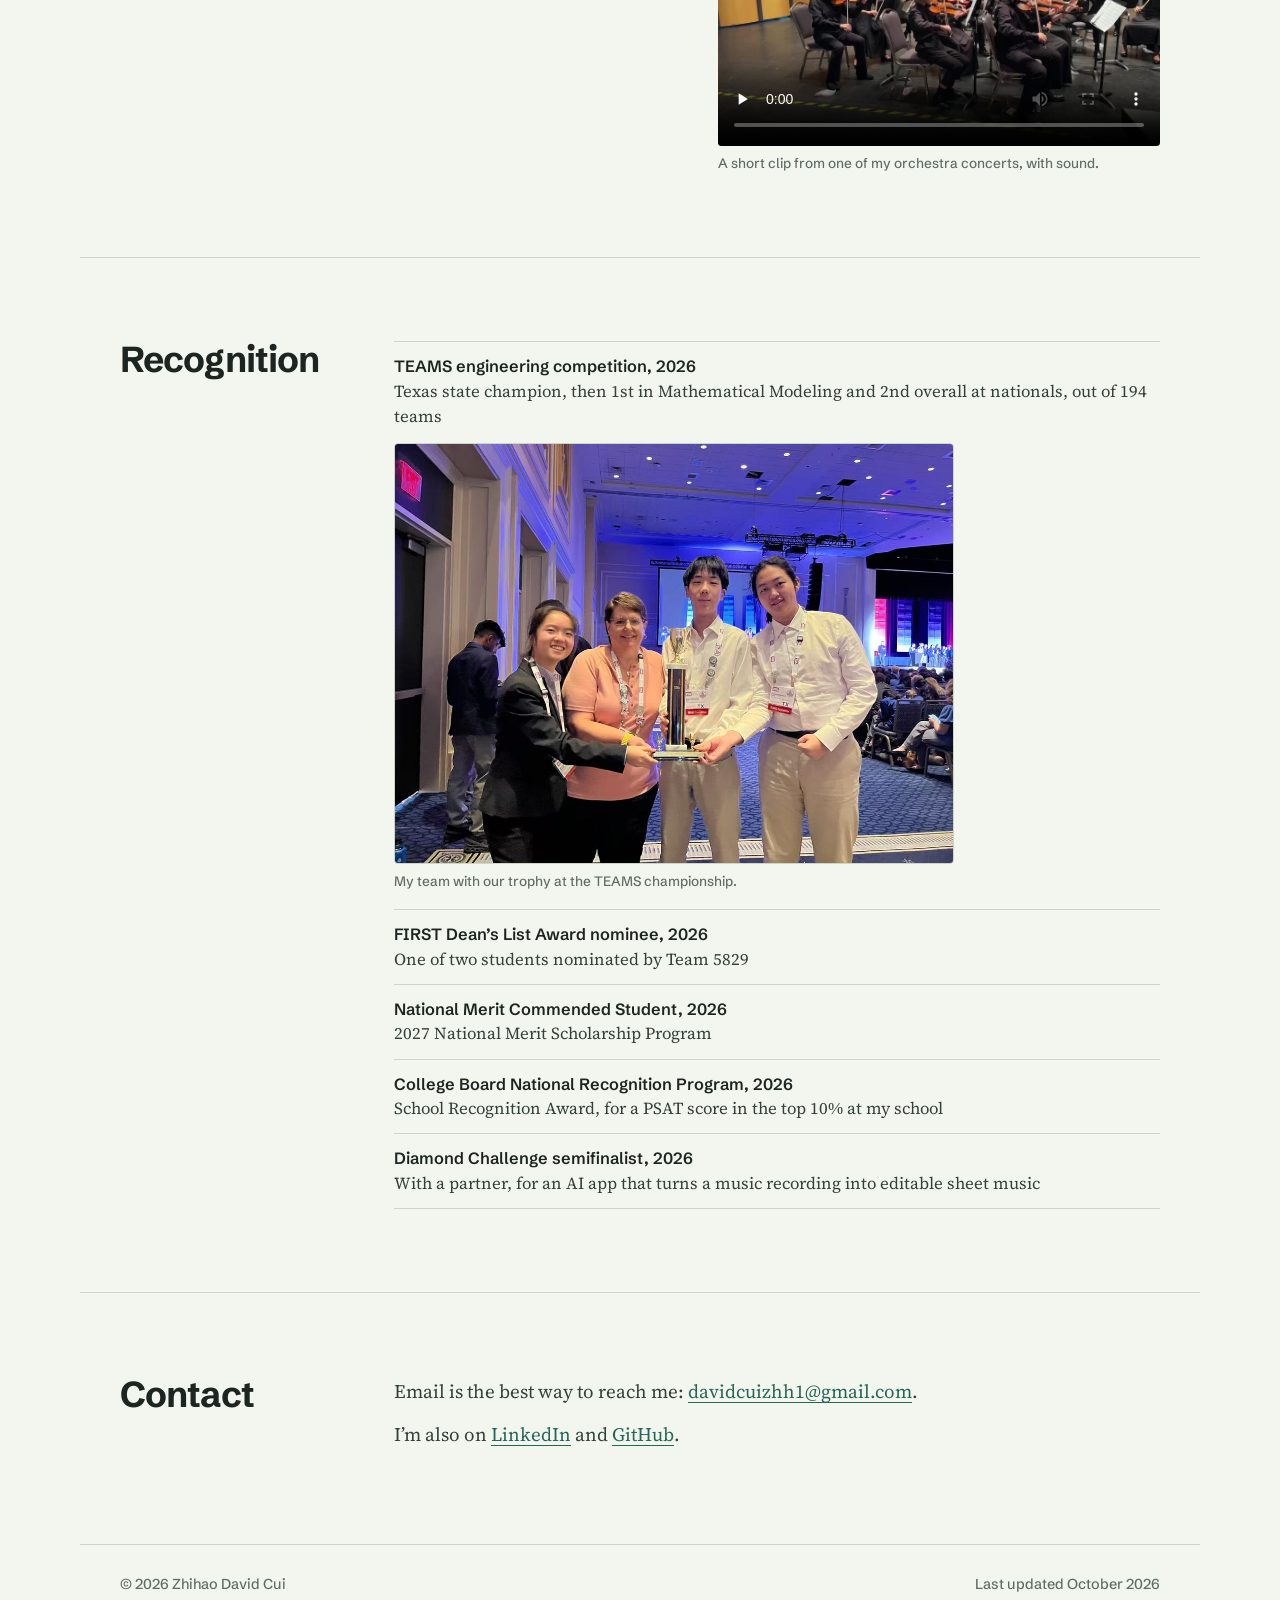
<file: violin/index.html>
<!DOCTYPE html>
<html lang="en">
<head>
<meta charset="UTF-8" />
<meta name="viewport" content="width=device-width, initial-scale=1.0" />
<title>David Cui | Violin</title>
<meta name="robots" content="noindex" />
<link rel="canonical" href="https://dczhportfolio.vercel.app/#violin" />
<meta property="og:type" content="website" />
<meta property="og:url" content="https://dczhportfolio.vercel.app/violin" />
<meta property="og:title" content="David Cui | Violin" />
<meta property="og:description" content="Twelve years of violin, the Houston Youth Symphony, and TPSMEA All-State three times." />
<meta property="og:image" content="https://dczhportfolio.vercel.app/og-icon.png" />
<!-- A short link that needs no "#", for apps that drop everything after "#" when they open a link.
     It forwards straight to the Violin section of the home page. -->
<meta http-equiv="refresh" content="0; url=/#violin" />
<script>location.replace("/#violin");</script>
</head>
<body>
<p><a href="/#violin">Go to the Violin section</a></p>
</body>
</html>
</file>
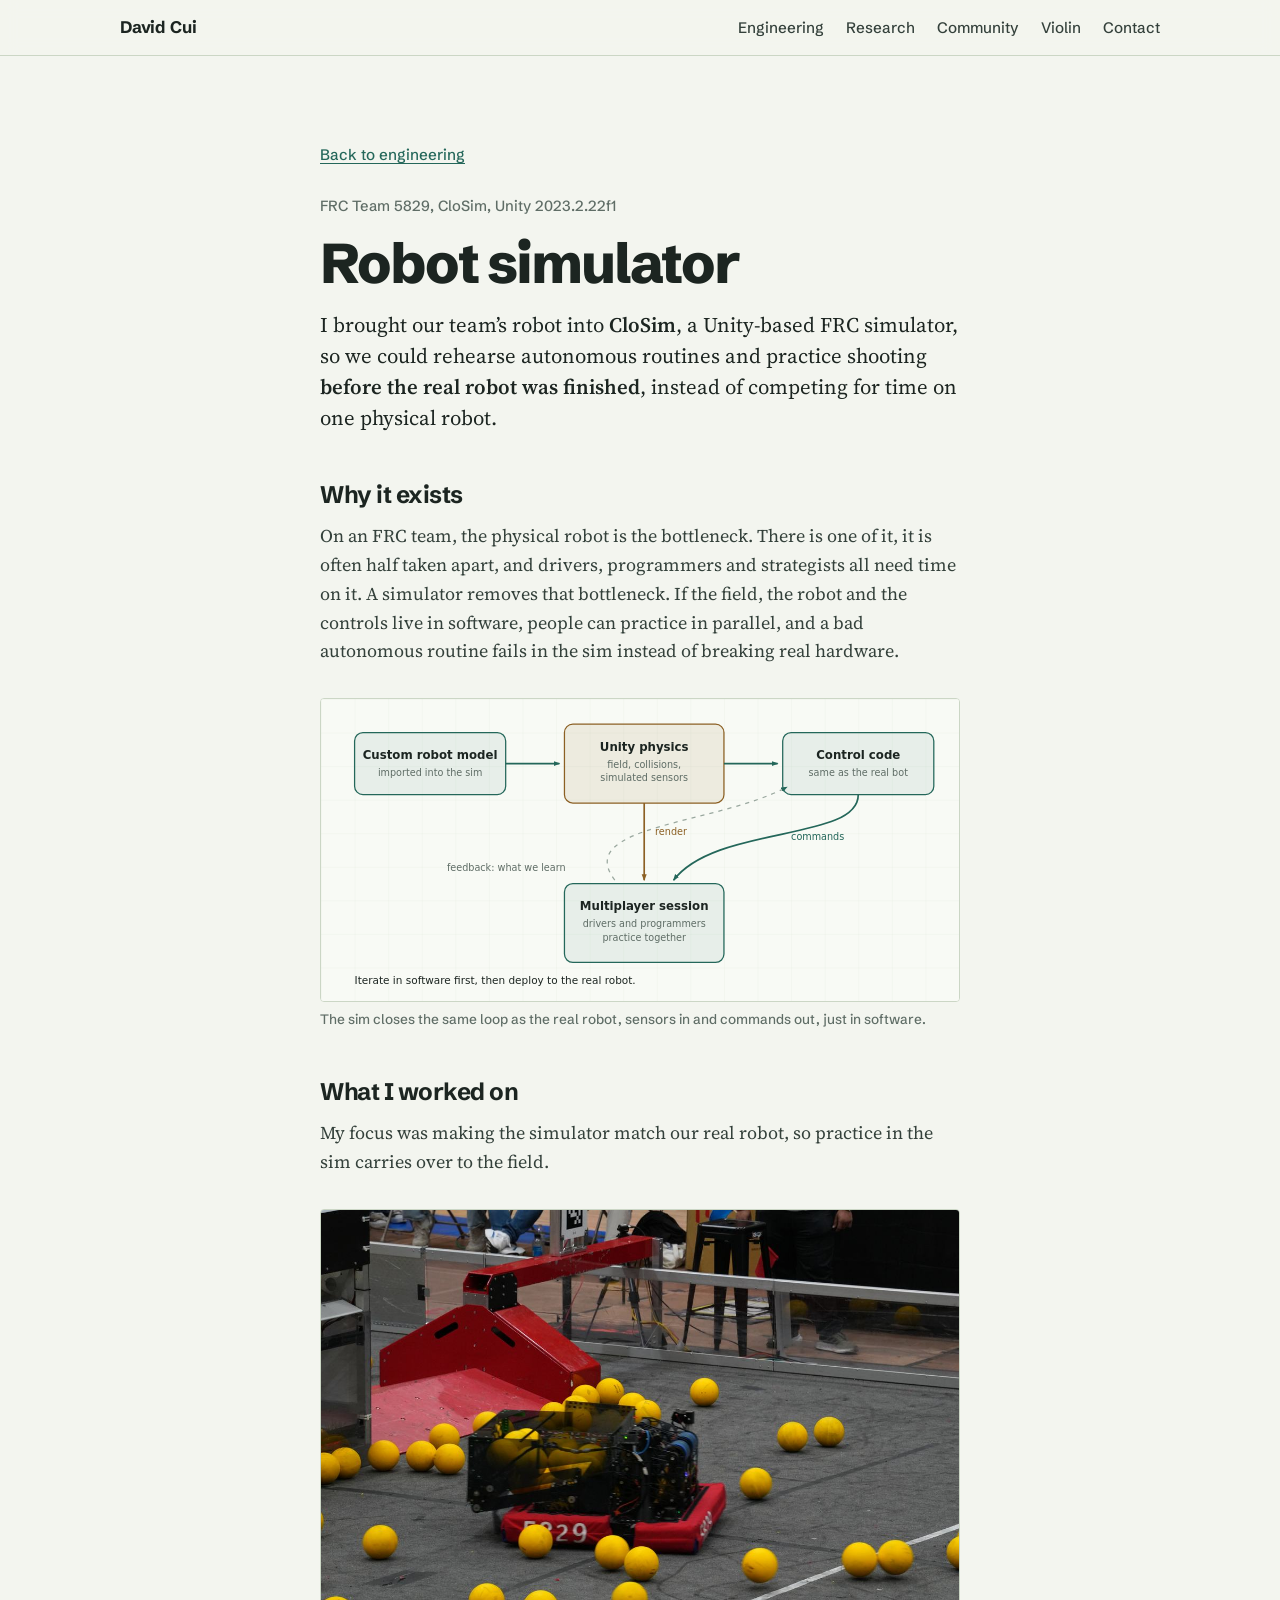
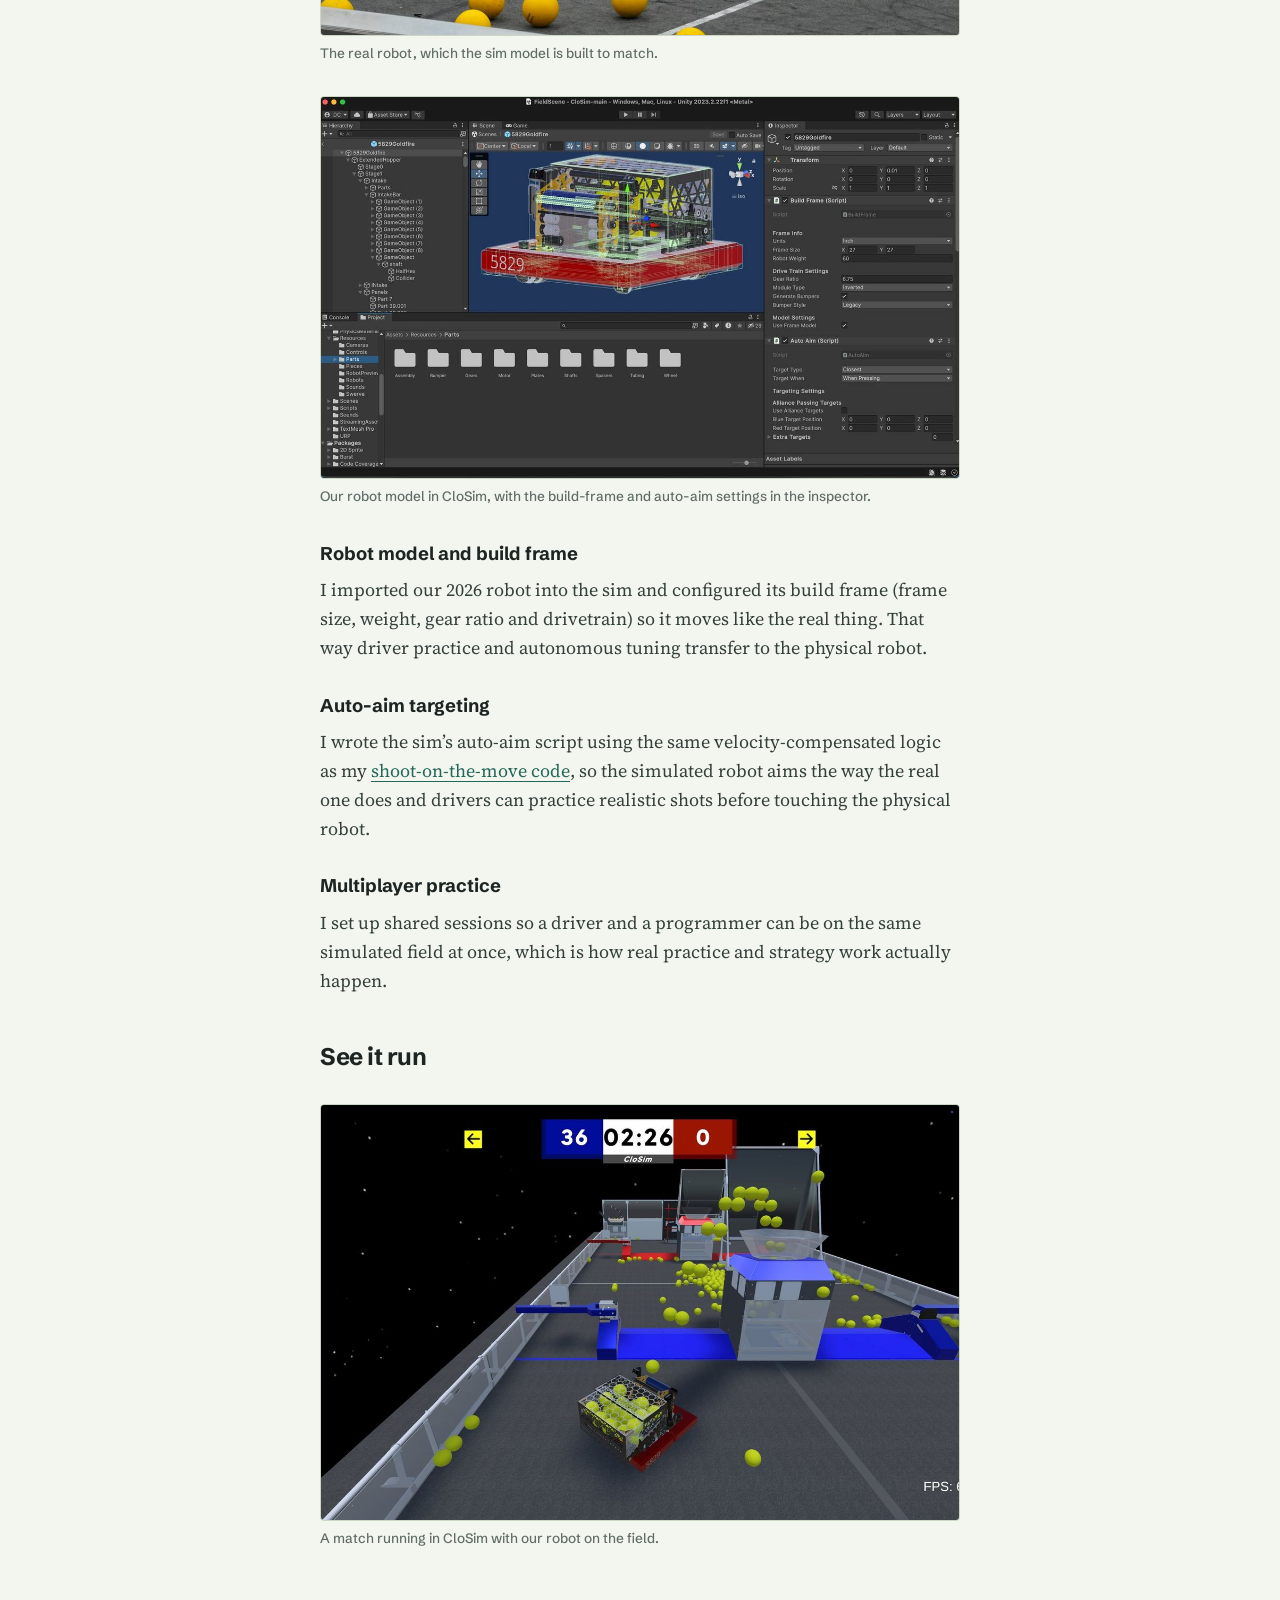
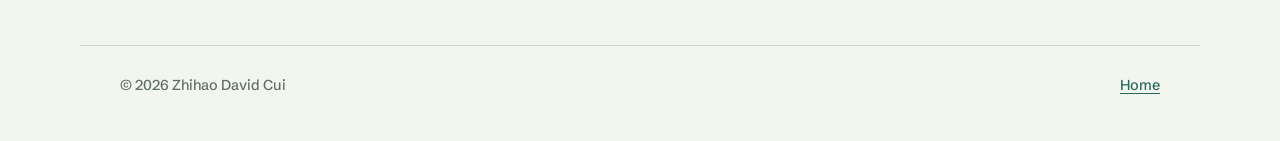
<file: sim.html>
<!DOCTYPE html>
<html lang="en">
<head>
<meta charset="UTF-8" />
<meta name="viewport" content="width=device-width, initial-scale=1.0" />
<title>Robot simulator | David Cui</title>
<meta name="description" content="How I brought our FRC robot into CloSim, a Unity-based simulator, so drivers and programmers could practice before the real robot was finished." />
<link rel="canonical" href="https://dczhportfolio.vercel.app/sim.html" />
<meta property="og:type" content="article" />
<meta property="og:url" content="https://dczhportfolio.vercel.app/sim.html" />
<meta property="og:title" content="Robot simulator, by David Cui" />
<meta property="og:description" content="Bringing an FRC robot into a Unity simulator so drivers and programmers can practice before the real robot is finished." />
<meta property="og:image" content="https://dczhportfolio.vercel.app/og-icon.png" />
<meta name="theme-color" content="#f3f5ef" />
<link rel="icon" href="favicon.ico" sizes="any" />
<link rel="apple-touch-icon" href="apple-touch-icon.png" />
<link rel="preload" href="fonts/source-serif-4-latin-opsz-normal.woff2" as="font" type="font/woff2" crossorigin />
<link rel="preload" href="fonts/schibsted-grotesk-latin-800-normal.woff2" as="font" type="font/woff2" crossorigin />
<link rel="preload" href="fonts/schibsted-grotesk-latin-700-normal.woff2" as="font" type="font/woff2" crossorigin />
<link rel="stylesheet" href="styles.css" />
</head>
<body>

<a class="skip-link" href="#main">Skip to content</a>

<header class="site-header">
  <div class="site-header__inner">
    <a class="wordmark" href="index.html">David Cui</a>
    <nav class="site-nav" aria-label="Sections">
      <a href="index.html#engineering">Engineering</a>
      <a href="index.html#research">Research</a>
      <a href="index.html#community">Community</a>
      <a href="index.html#violin">Violin</a>
      <a href="index.html#contact">Contact</a>
    </nav>
  </div>
</header>

<main id="main" class="page">
  <a class="page__back" href="index.html#sim">Back to engineering</a>

  <p class="page__meta">FRC Team 5829, CloSim, Unity 2023.2.22f1</p>
  <h1>Robot simulator</h1>
  <p class="page__lede">
    I brought our team&rsquo;s robot into <strong>CloSim</strong>, a Unity-based FRC simulator, so we
    could rehearse autonomous routines and practice shooting <strong>before the real robot was
    finished</strong>, instead of competing for time on one physical robot.
  </p>

  <h2>Why it exists</h2>
  <p>
    On an FRC team, the physical robot is the bottleneck. There is one of it, it is often half taken
    apart, and drivers, programmers and strategists all need time on it. A simulator removes that
    bottleneck. If the field, the robot and the controls live in software, people can practice in
    parallel, and a bad autonomous routine fails in the sim instead of breaking real hardware.
  </p>

  <figure>
    <picture class="diagram">
      <source media="(max-width: 700px)" srcset="sim-diagram-tall.svg" width="380" height="560" />
      <img src="sim-diagram.svg" width="760" height="360" alt="Diagram of the simulator loop. A custom robot model is imported into Unity physics, which feeds simulated sensors to the same control code the real robot runs. Drivers and programmers practice together in a shared session, and what they learn feeds back into the control code before it goes on the real robot." />
    </picture>
    <figcaption>The sim closes the same loop as the real robot, sensors in and commands out, just in software.</figcaption>
  </figure>

  <h2>What I worked on</h2>
  <p>
    My focus was making the simulator match our real robot, so practice in the sim carries over to the
    field.
  </p>

  <figure>
    <img src="images/robot-field.jpg" width="1200" height="800" loading="lazy" alt="Team 5829's robot on the competition field next to a red field structure, its hopper full of yellow foam balls, with more balls scattered across the carpet." />
    <figcaption>The real robot, which the sim model is built to match.</figcaption>
  </figure>

  <figure>
    <img src="images/unity-editor.jpg" width="1200" height="718" loading="lazy" alt="The CloSim Unity editor showing the Team 5829 robot model, with the Build Frame settings (frame size, robot weight, gear ratio, drivetrain) and the Auto Aim script in the inspector." />
    <figcaption>Our robot model in CloSim, with the build-frame and auto-aim settings in the inspector.</figcaption>
  </figure>

  <h3>Robot model and build frame</h3>
  <p>
    I imported our 2026 robot into the sim and configured its build frame (frame size, weight, gear ratio
    and drivetrain) so it moves like the real thing. That way driver practice and autonomous tuning
    transfer to the physical robot.
  </p>
  <h3>Auto-aim targeting</h3>
  <p>
    I wrote the sim&rsquo;s auto-aim script using the same velocity-compensated logic as my
    <a href="sotm.html">shoot-on-the-move code</a>, so the simulated robot aims the way the real one does
    and drivers can practice realistic shots before touching the physical robot.
  </p>
  <h3>Multiplayer practice</h3>
  <p>
    I set up shared sessions so a driver and a programmer can be on the same simulated field at once,
    which is how real practice and strategy work actually happen.
  </p>

  <h2>See it run</h2>
  <figure>
    <img src="images/unity-sim.jpg" width="1200" height="780" loading="lazy" alt="A match running in CloSim with the Team 5829 robot on the field collecting and scoring yellow balls, and a live scoreboard." />
    <figcaption>A match running in CloSim with our robot on the field.</figcaption>
  </figure>
</main>

<footer class="site-footer">
  <p>&copy; 2026 Zhihao David Cui</p>
  <p><a href="index.html">Home</a></p>
</footer>

</body>
</html>
</file>
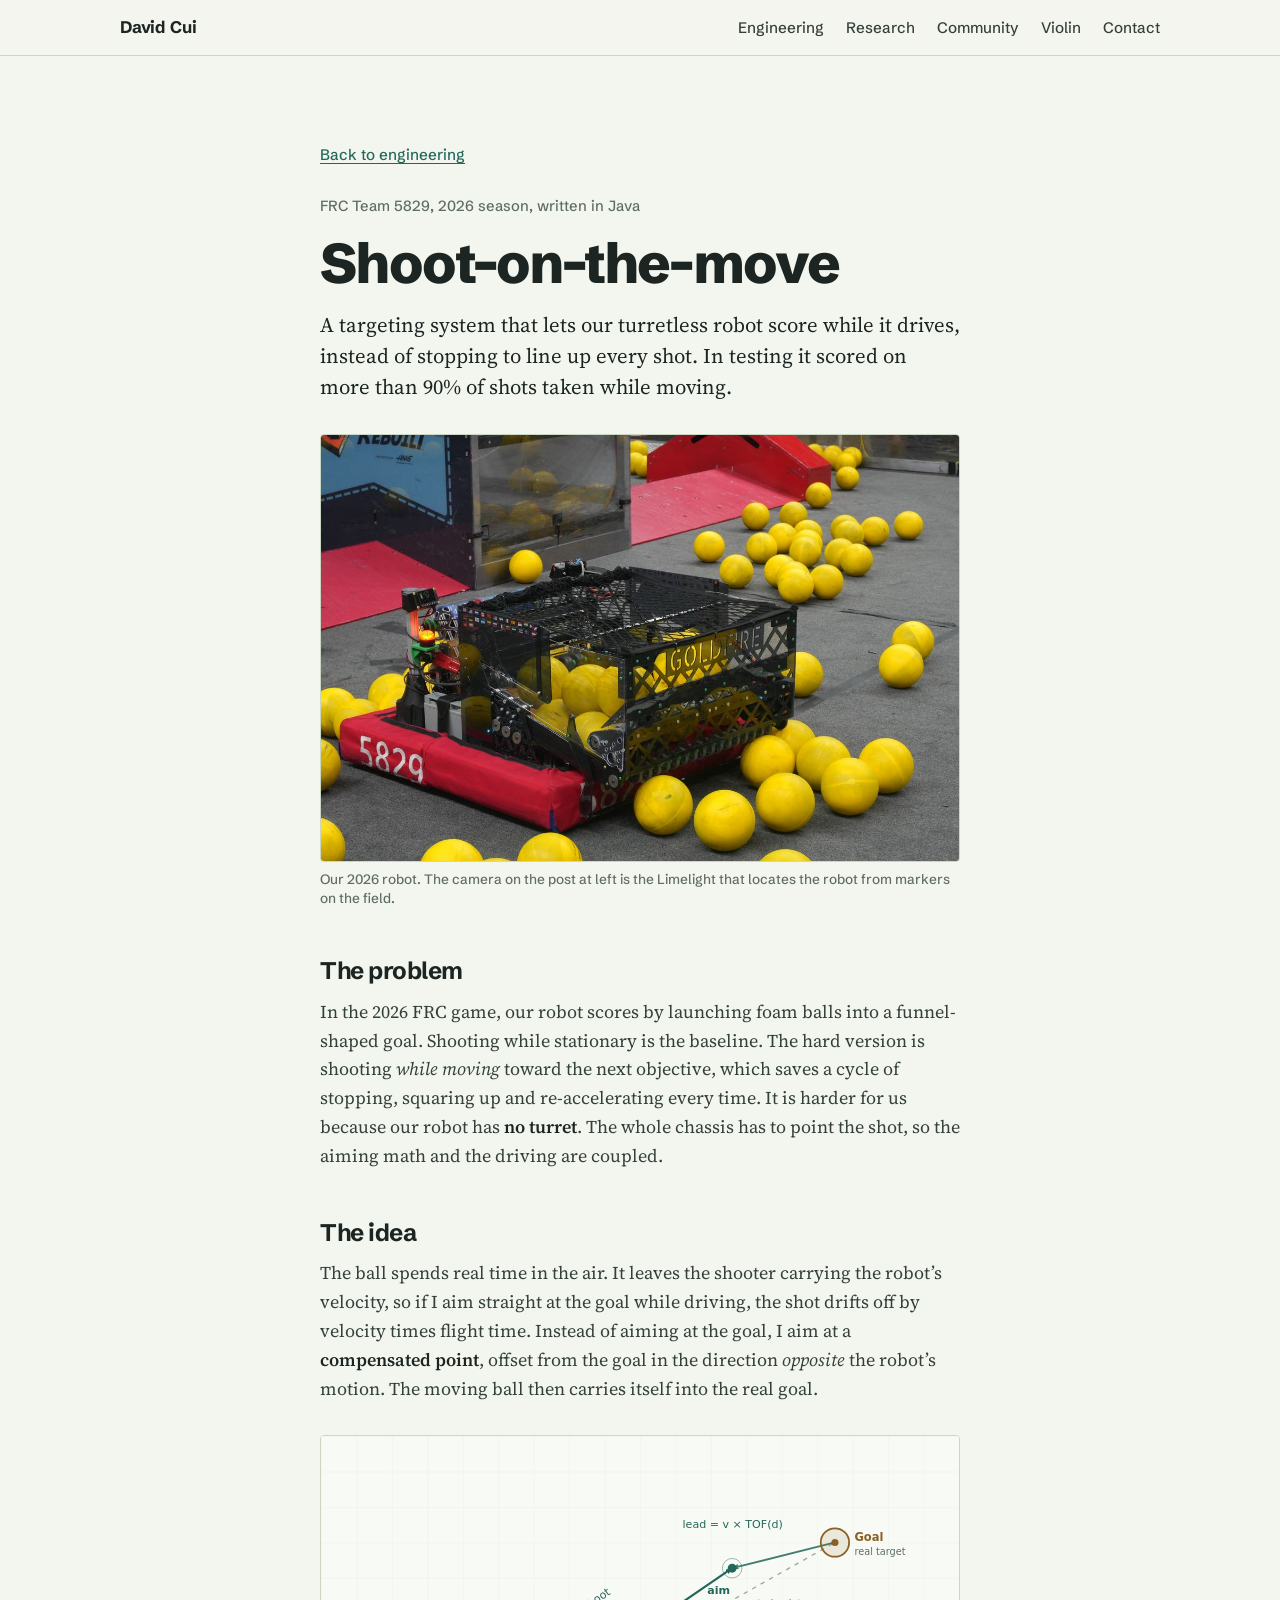
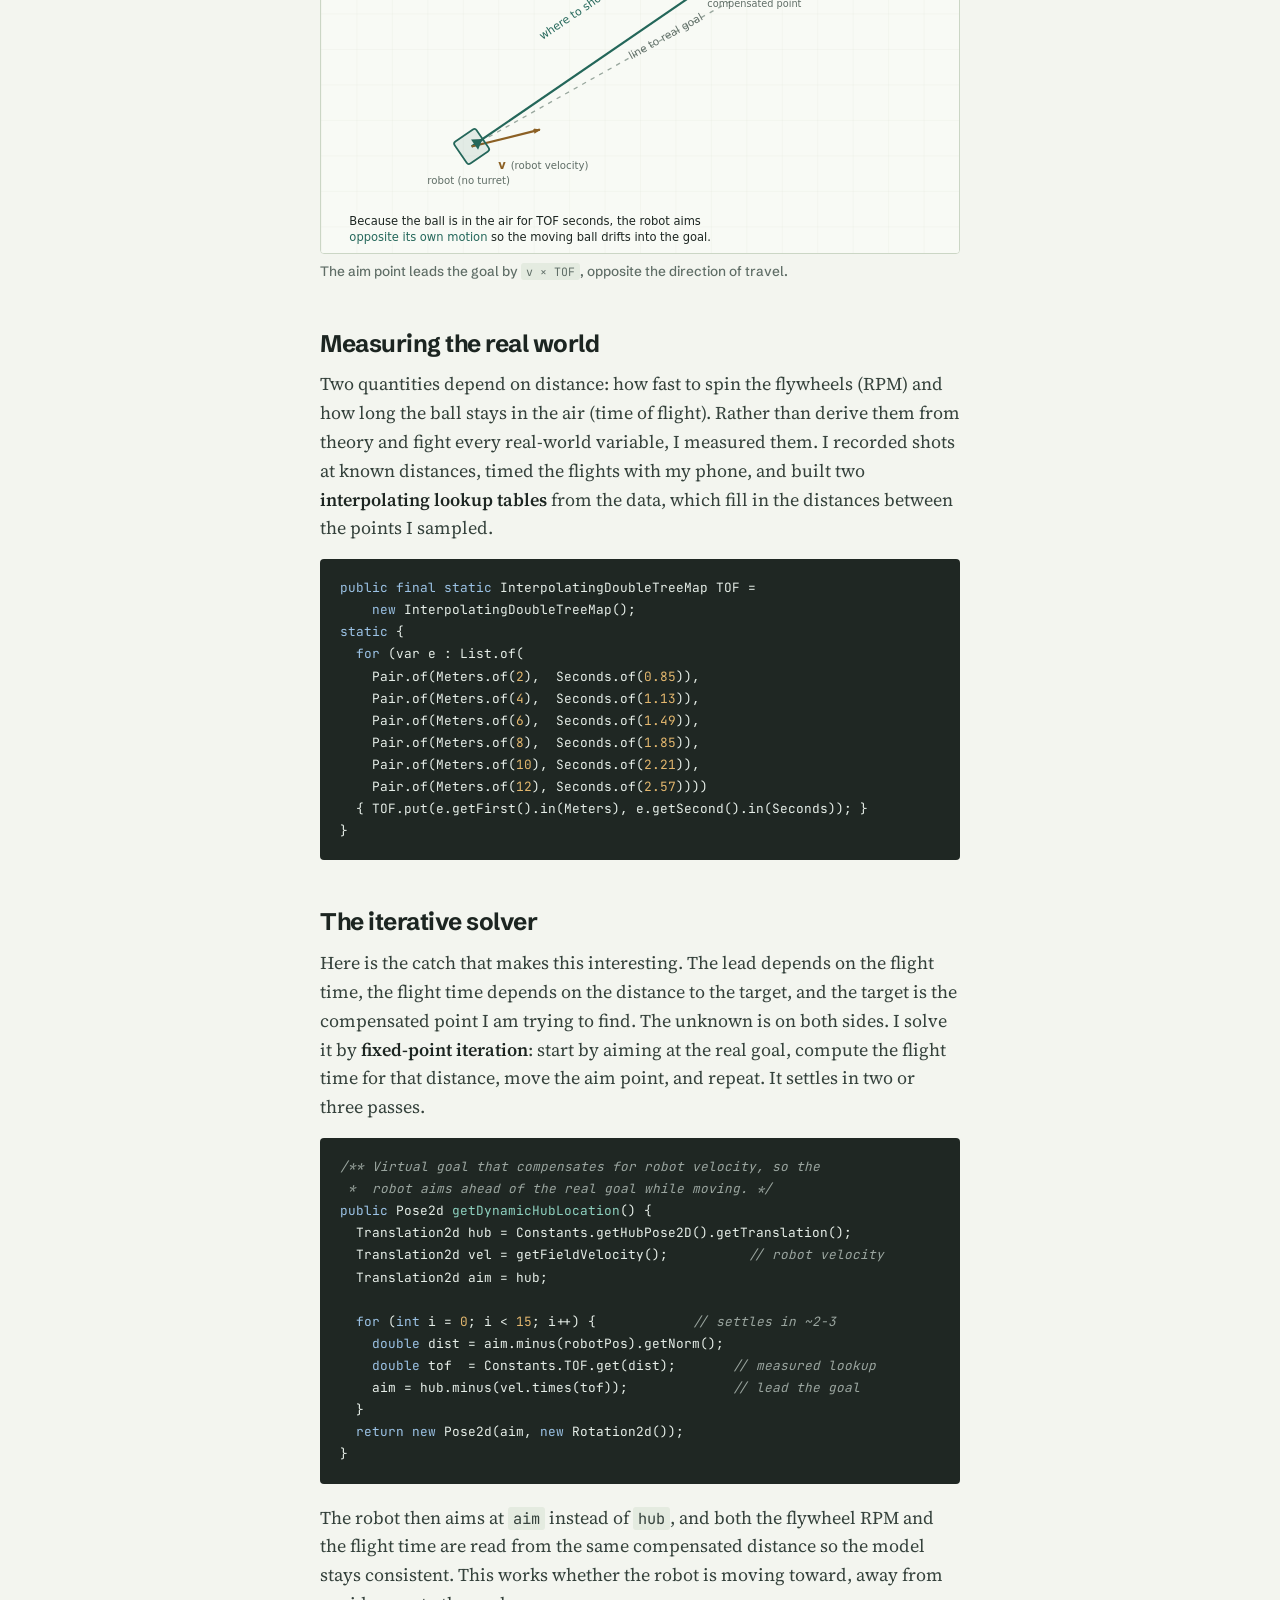
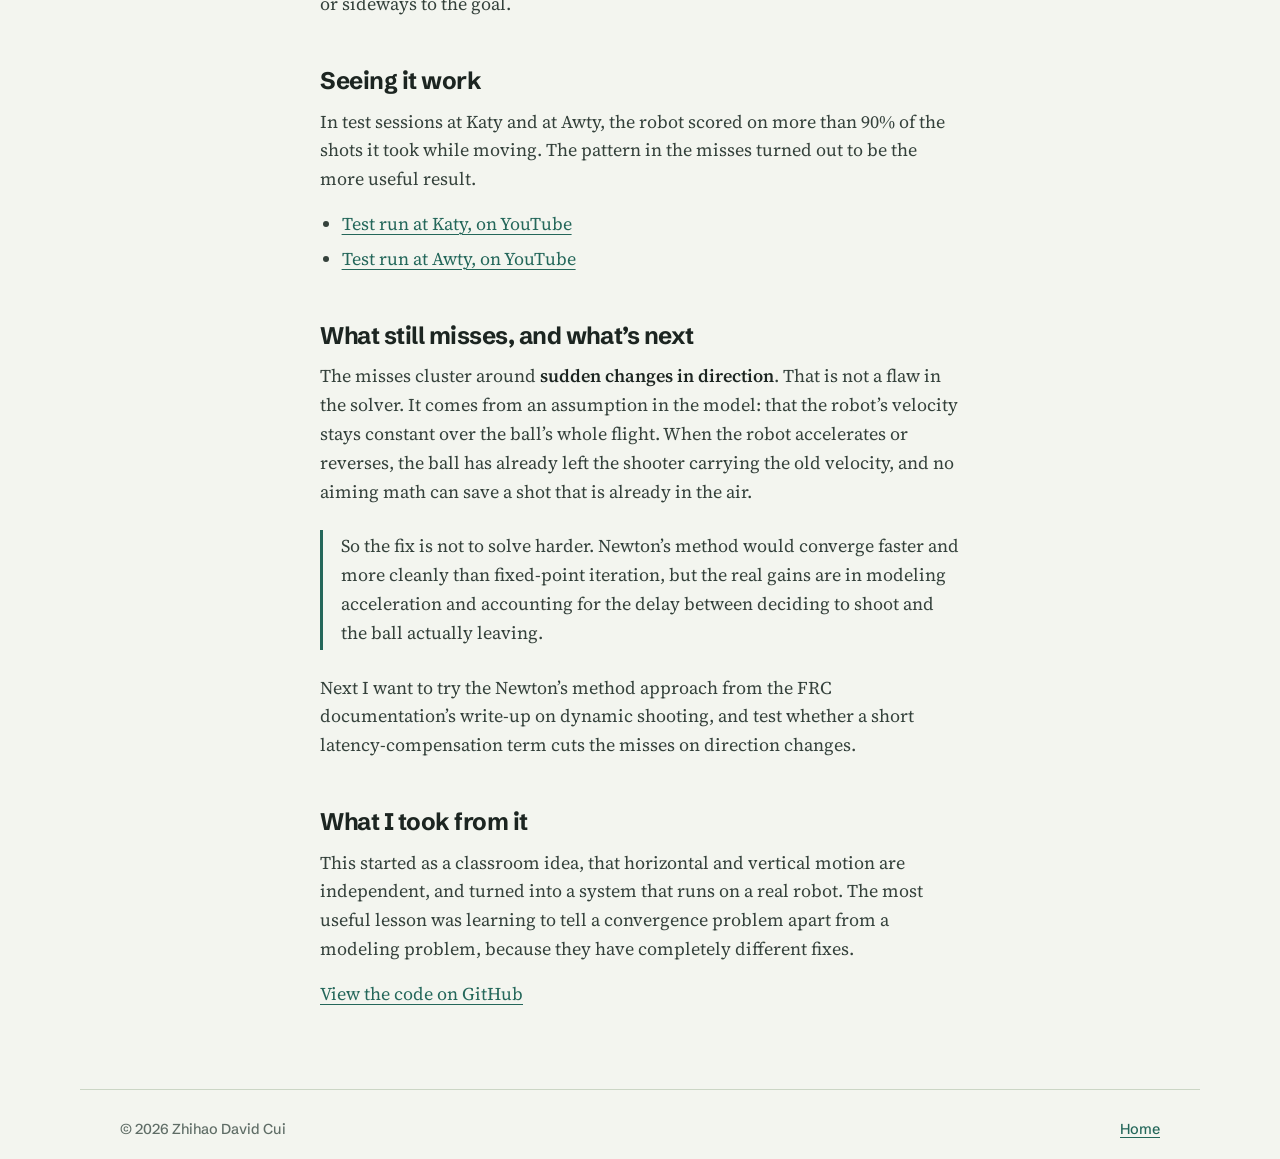
<file: sotm.html>
<!DOCTYPE html>
<html lang="en">
<head>
<meta charset="UTF-8" />
<meta name="viewport" content="width=device-width, initial-scale=1.0" />
<title>Shoot-on-the-move | David Cui</title>
<meta name="description" content="How I wrote a targeting system that lets a turretless FRC robot score while it drives: the vector math, the iterative solver, and where it still misses." />
<link rel="canonical" href="https://dczhportfolio.vercel.app/sotm.html" />
<meta property="og:type" content="article" />
<meta property="og:url" content="https://dczhportfolio.vercel.app/sotm.html" />
<meta property="og:title" content="Shoot-on-the-move, by David Cui" />
<meta property="og:description" content="A targeting system that lets a turretless FRC robot score while it drives. In testing it scored on more than 90% of shots taken while moving." />
<meta property="og:image" content="https://dczhportfolio.vercel.app/images/robot-closeup.jpg" />
<meta name="theme-color" content="#f3f5ef" />
<link rel="icon" href="favicon.ico" sizes="any" />
<link rel="apple-touch-icon" href="apple-touch-icon.png" />
<link rel="preload" href="fonts/source-serif-4-latin-opsz-normal.woff2" as="font" type="font/woff2" crossorigin />
<link rel="preload" href="fonts/schibsted-grotesk-latin-800-normal.woff2" as="font" type="font/woff2" crossorigin />
<link rel="preload" href="fonts/schibsted-grotesk-latin-700-normal.woff2" as="font" type="font/woff2" crossorigin />
<link rel="stylesheet" href="styles.css" />
</head>
<body>

<a class="skip-link" href="#main">Skip to content</a>

<header class="site-header">
  <div class="site-header__inner">
    <a class="wordmark" href="index.html">David Cui</a>
    <nav class="site-nav" aria-label="Sections">
      <a href="index.html#engineering">Engineering</a>
      <a href="index.html#research">Research</a>
      <a href="index.html#community">Community</a>
      <a href="index.html#violin">Violin</a>
      <a href="index.html#contact">Contact</a>
    </nav>
  </div>
</header>

<main id="main" class="page">
  <a class="page__back" href="index.html#sotm">Back to engineering</a>

  <p class="page__meta">FRC Team 5829, 2026 season, written in Java</p>
  <h1>Shoot-on-the-move</h1>
  <p class="page__lede">
    A targeting system that lets our turretless robot score while it drives, instead of stopping to
    line up every shot. In testing it scored on more than 90% of shots taken while moving.
  </p>

  <figure>
    <img src="images/robot-closeup.jpg" width="1200" height="800" alt="Close-up of Team 5829's robot on the field: red 5829 bumpers, a mesh-topped hopper packed with yellow foam balls, a row of flags along the top edge, and a Limelight camera on a post at one corner." />
    <figcaption>Our 2026 robot. The camera on the post at left is the Limelight that locates the robot from markers on the field.</figcaption>
  </figure>

  <h2>The problem</h2>
  <p>
    In the 2026 FRC game, our robot scores by launching foam balls into a funnel-shaped goal.
    Shooting while stationary is the baseline. The hard version is shooting <em>while moving</em> toward
    the next objective, which saves a cycle of stopping, squaring up and re-accelerating every time.
    It is harder for us because our robot has <strong>no turret</strong>. The whole chassis has to point
    the shot, so the aiming math and the driving are coupled.
  </p>

  <h2>The idea</h2>
  <p>
    The ball spends real time in the air. It leaves the shooter carrying the robot&rsquo;s velocity, so if
    I aim straight at the goal while driving, the shot drifts off by velocity times flight time. Instead
    of aiming at the goal, I aim at a <strong>compensated point</strong>, offset from the goal in the
    direction <em>opposite</em> the robot&rsquo;s motion. The moving ball then carries itself into the real
    goal.
  </p>

  <figure>
    <picture class="diagram">
      <source media="(max-width: 700px)" srcset="sotm-diagram-tall.svg" width="380" height="570" />
      <img src="sotm-diagram.svg" width="720" height="470" alt="Vector diagram. The robot moves with velocity v. A dashed line points at the real goal. The compensated aim point is offset from the goal by the lead, equal to velocity times time of flight, opposite the robot's motion. The robot shoots along the solid line toward the compensated point." />
    </picture>
    <figcaption>The aim point leads the goal by <code>v &times; TOF</code>, opposite the direction of travel.</figcaption>
  </figure>

  <h2>Measuring the real world</h2>
  <p>
    Two quantities depend on distance: how fast to spin the flywheels (RPM) and how long the ball stays in
    the air (time of flight). Rather than derive them from theory and fight every real-world variable, I
    measured them. I recorded shots at known distances, timed the flights with my phone, and built two
    <strong>interpolating lookup tables</strong> from the data, which fill in the distances between the
    points I sampled.
  </p>
  <pre><code><span class="c-kw">public</span> <span class="c-kw">final</span> <span class="c-kw">static</span> InterpolatingDoubleTreeMap TOF =
    <span class="c-kw">new</span> InterpolatingDoubleTreeMap();
<span class="c-kw">static</span> {
  <span class="c-kw">for</span> (var e : List.of(
    Pair.of(Meters.of(<span class="c-n">2</span>),  Seconds.of(<span class="c-n">0.85</span>)),
    Pair.of(Meters.of(<span class="c-n">4</span>),  Seconds.of(<span class="c-n">1.13</span>)),
    Pair.of(Meters.of(<span class="c-n">6</span>),  Seconds.of(<span class="c-n">1.49</span>)),
    Pair.of(Meters.of(<span class="c-n">8</span>),  Seconds.of(<span class="c-n">1.85</span>)),
    Pair.of(Meters.of(<span class="c-n">10</span>), Seconds.of(<span class="c-n">2.21</span>)),
    Pair.of(Meters.of(<span class="c-n">12</span>), Seconds.of(<span class="c-n">2.57</span>))))
  { TOF.put(e.getFirst().in(Meters), e.getSecond().in(Seconds)); }
}</code></pre>

  <h2>The iterative solver</h2>
  <p>
    Here is the catch that makes this interesting. The lead depends on the flight time, the flight time
    depends on the distance to the target, and the target is the compensated point I am trying to find.
    The unknown is on both sides. I solve it by <strong>fixed-point iteration</strong>: start by aiming at
    the real goal, compute the flight time for that distance, move the aim point, and repeat. It settles
    in two or three passes.
  </p>
  <pre><code><span class="c-cm">/** Virtual goal that compensates for robot velocity, so the</span>
<span class="c-cm"> *  robot aims ahead of the real goal while moving. */</span>
<span class="c-kw">public</span> Pose2d <span class="c-fn">getDynamicHubLocation</span>() {
  Translation2d hub = Constants.getHubPose2D().getTranslation();
  Translation2d vel = getFieldVelocity();          <span class="c-cm">// robot velocity</span>
  Translation2d aim = hub;

  <span class="c-kw">for</span> (<span class="c-kw">int</span> i = <span class="c-n">0</span>; i &lt; <span class="c-n">15</span>; i++) {            <span class="c-cm">// settles in ~2-3</span>
    <span class="c-kw">double</span> dist = aim.minus(robotPos).getNorm();
    <span class="c-kw">double</span> tof  = Constants.TOF.get(dist);       <span class="c-cm">// measured lookup</span>
    aim = hub.minus(vel.times(tof));             <span class="c-cm">// lead the goal</span>
  }
  <span class="c-kw">return</span> <span class="c-kw">new</span> Pose2d(aim, <span class="c-kw">new</span> Rotation2d());
}</code></pre>
  <p>
    The robot then aims at <code>aim</code> instead of <code>hub</code>, and both the flywheel RPM and the
    flight time are read from the same compensated distance so the model stays consistent. This works
    whether the robot is moving toward, away from or sideways to the goal.
  </p>

  <h2>Seeing it work</h2>
  <p>
    In test sessions at Katy and at Awty, the robot scored on more than 90% of the shots it took while
    moving. The pattern in the misses turned out to be the more useful result.
  </p>
  <ul>
    <li><a href="https://youtu.be/rnhD6OzlBLg">Test run at Katy, on YouTube</a></li>
    <li><a href="https://youtu.be/sRDpKiYhJWw">Test run at Awty, on YouTube</a></li>
  </ul>

  <h2>What still misses, and what&rsquo;s next</h2>
  <p>
    The misses cluster around <strong>sudden changes in direction</strong>. That is not a flaw in the
    solver. It comes from an assumption in the model: that the robot&rsquo;s velocity stays constant over
    the ball&rsquo;s whole flight. When the robot accelerates or reverses, the ball has already left the
    shooter carrying the old velocity, and no aiming math can save a shot that is already in the air.
  </p>
  <div class="note">
    <p>
      So the fix is not to solve harder. Newton&rsquo;s method would converge faster and more cleanly than
      fixed-point iteration, but the real gains are in modeling acceleration and accounting for the delay
      between deciding to shoot and the ball actually leaving.
    </p>
  </div>
  <p>
    Next I want to try the Newton&rsquo;s method approach from the FRC documentation&rsquo;s write-up on
    dynamic shooting, and test whether a short latency-compensation term cuts the misses on direction
    changes.
  </p>

  <h2>What I took from it</h2>
  <p>
    This started as a classroom idea, that horizontal and vertical motion are independent, and turned into
    a system that runs on a real robot. The most useful lesson was learning to tell a convergence problem
    apart from a modeling problem, because they have completely different fixes.
  </p>

  <p><a href="https://github.com/awtybots/2026Rebuilt/tree/2BallDumper">View the code on GitHub</a></p>
</main>

<footer class="site-footer">
  <p>&copy; 2026 Zhihao David Cui</p>
  <p><a href="index.html">Home</a></p>
</footer>

</body>
</html>
</file>
<file: styles.css>
/* ============================================================
   David Cui, portfolio
   Light engineering-paper look: pale green sheet with a faint
   grid, graphite ink, one pine accent and a little gold.
   Type: Schibsted Grotesk for headings and labels,
         Source Serif 4 for reading text.
   ============================================================ */

/* fonts are served from this site (fonts/), so pages do not wait on Google and work where Google is blocked */
@font-face { font-family: "Schibsted Grotesk"; font-style: normal; font-weight: 500; font-display: swap; src: url("fonts/schibsted-grotesk-latin-500-normal.woff2") format("woff2"); }
@font-face { font-family: "Schibsted Grotesk"; font-style: normal; font-weight: 600; font-display: swap; src: url("fonts/schibsted-grotesk-latin-600-normal.woff2") format("woff2"); }
@font-face { font-family: "Schibsted Grotesk"; font-style: normal; font-weight: 700; font-display: swap; src: url("fonts/schibsted-grotesk-latin-700-normal.woff2") format("woff2"); }
@font-face { font-family: "Schibsted Grotesk"; font-style: normal; font-weight: 800; font-display: swap; src: url("fonts/schibsted-grotesk-latin-800-normal.woff2") format("woff2"); }
@font-face { font-family: "Source Serif 4"; font-style: normal; font-weight: 200 900; font-display: swap; src: url("fonts/source-serif-4-latin-opsz-normal.woff2") format("woff2"); }
@font-face { font-family: "Source Serif 4"; font-style: italic; font-weight: 200 900; font-display: swap; src: url("fonts/source-serif-4-latin-opsz-italic.woff2") format("woff2"); }
@font-face { font-family: "JetBrains Mono"; font-style: normal; font-weight: 400; font-display: swap; src: url("fonts/jetbrains-mono-latin-400-normal.woff2") format("woff2"); }

:root {
  --paper: #f3f5ef;      /* page */
  --sheet: #f8faf5;      /* drawing sheets and panels */
  --white: #ffffff;
  --grid: #dfe7d9;       /* fine grid */
  --grid-major: #cfdbc8; /* every fifth line */
  --ink: #1c2521;        /* headings, linework */
  --body: #34413b;       /* reading text */
  --muted: #5f6d66;      /* captions, labels */
  --rule: #cbd6c5;       /* hairlines */
  --pine: #24675a;       /* links, backspin, accent */
  --pine-dk: #1b4f45;
  --gold: #8c6024;       /* topspin, sparing highlights */

  --display: "Schibsted Grotesk", system-ui, -apple-system, "Segoe UI", sans-serif;
  --text: "Source Serif 4", Georgia, "Times New Roman", serif;
  --mono: "JetBrains Mono", ui-monospace, "SFMono-Regular", Consolas, monospace;

  --wide: 1120px;
  --gutter: clamp(16px, 4vw, 40px);
}

* { box-sizing: border-box; }

html { -webkit-text-size-adjust: 100%; scroll-padding-top: 72px; }
@media (max-width: 640px) { html { scroll-padding-top: 0; } }
/* smooth scrolling only for clicks within the page. Arriving from a link elsewhere (like #violin)
   jumps straight there, so text reflowing as fonts load cannot leave the visitor short of it */
@media (prefers-reduced-motion: no-preference) { html:focus-within { scroll-behavior: smooth; } }

body {
  margin: 0;
  background: var(--paper);
  color: var(--body);
  font-family: var(--text);
  font-size: 1.125rem;
  line-height: 1.6;
  font-optical-sizing: auto;
  -webkit-font-smoothing: antialiased;
}

img { max-width: 100%; }

a {
  color: var(--pine);
  text-decoration-thickness: 1px;
  text-underline-offset: 0.2em;
}
a:hover { color: var(--pine-dk); text-decoration-thickness: 2px; }
:focus-visible { outline: 2px solid var(--pine); outline-offset: 3px; border-radius: 2px; }

.skip-link {
  position: absolute; left: -999px; top: 0; z-index: 100;
  padding: 10px 16px; background: var(--ink); color: var(--white);
  font-family: var(--display); font-weight: 600;
}
.skip-link:focus { left: 0; }

/* ===== Header ===== */
.site-header {
  position: sticky; top: 0; z-index: 20;
  background: rgba(243, 245, 239, 0.94);
  backdrop-filter: blur(8px);
  border-bottom: 1px solid var(--rule);
}
.site-header__inner {
  max-width: var(--wide); margin: 0 auto;
  padding: 14px var(--gutter);
  display: flex; align-items: baseline; justify-content: space-between; gap: 12px 28px;
  flex-wrap: wrap;
}
.wordmark {
  font-family: var(--display); font-weight: 700; font-size: 1.05rem;
  letter-spacing: -0.01em; color: var(--ink); text-decoration: none;
}
.wordmark:hover { color: var(--ink); }
.site-nav { display: flex; gap: 22px; font-family: var(--display); font-size: 0.95rem; }
.site-nav a { color: var(--body); text-decoration: none; white-space: nowrap; }
.site-nav a:hover { color: var(--pine); text-decoration: underline; text-decoration-thickness: 1px; }
/* phones: the header scrolls away instead of holding two rows of the screen */
@media (max-width: 640px) {
  .site-header { position: static; }
  .site-header__inner { padding-block: 10px 12px; gap: 6px; }
  .site-nav { flex-wrap: wrap; gap: 4px 13px; font-size: 0.8125rem; }
}

/* ===== Hero ===== */
/* phones: name, question, drawing, then the introduction.
   wide screens: the question and the introduction side by side above the drawing,
   so the drawing is on screen when its flights draw in. */
.hero {
  max-width: var(--wide); margin: 0 auto;
  padding: clamp(32px, 5vw, 52px) var(--gutter) clamp(48px, 7vw, 80px);
  display: grid; grid-template-columns: minmax(0, 1fr);
  grid-template-areas: "name" "question" "sheet" "about";
}
.hero__name {
  grid-area: name;
  font-family: var(--display); font-weight: 800;
  font-size: clamp(3.2rem, 10vw, 7rem);
  line-height: 0.9; letter-spacing: -0.045em;
  color: var(--ink); margin: 0 0 clamp(16px, 2.6vw, 28px);
}
.hero__question {
  grid-area: question;
  font-family: var(--display); font-weight: 600;
  font-size: clamp(1.45rem, 2.7vw, 2.15rem);
  line-height: 1.15; letter-spacing: -0.02em;
  color: var(--ink); max-width: 24ch; margin: 0 0 26px;
  text-wrap: balance;
}
.hero__about { grid-area: about; margin-top: 30px; }
.hero__lede { max-width: 62ch; margin: 0 0 18px; font-size: 1.125rem; }
.hero__links { display: flex; flex-wrap: wrap; gap: 8px 24px; margin: 0; font-family: var(--display); font-size: 1rem; }
@media (min-width: 900px) {
  .hero {
    grid-template-columns: minmax(0, 0.85fr) minmax(0, 1.15fr);
    column-gap: clamp(40px, 5vw, 64px);
    grid-template-areas: "name name" "question about" "sheet sheet";
  }
  .hero__question { margin: 0; }
  .hero__about { margin-top: 2px; }
  .hero .sheet { margin-top: 44px; }
}
/* short laptop screens: tighten the top so the landing points still show on load */
@media (min-width: 900px) and (max-height: 760px) {
  .hero { padding-top: 28px; }
  .hero__name { font-size: 5.75rem; margin-bottom: 20px; }
  .hero .sheet { margin-top: 32px; }
}

/* ===== Drawing sheet (hero figure) ===== */
.sheet {
  grid-area: sheet;
  margin: 0;
  border: 1.5px solid var(--ink);
  background-color: var(--sheet);
  background-image:
    linear-gradient(var(--grid-major) 1px, transparent 1px),
    linear-gradient(90deg, var(--grid-major) 1px, transparent 1px),
    linear-gradient(var(--grid) 1px, transparent 1px),
    linear-gradient(90deg, var(--grid) 1px, transparent 1px);
  background-size: 80px 80px, 80px 80px, 16px 16px, 16px 16px;
  background-position: -1px -1px;
}
/* the launcher photo and the to-scale plot: stacked on small screens, side by side on wide ones */
.sheet__panels { display: grid; grid-template-columns: minmax(0, 1fr); }
.sheet__photo { margin: 0; border-bottom: 1.5px solid var(--ink); background: var(--ink); }
.sheet__photo img { display: block; width: 100%; height: auto; aspect-ratio: 4 / 3; object-fit: cover; object-position: 50% 60%; }
@media (min-width: 900px) {
  .sheet__panels { grid-template-columns: minmax(0, 0.46fr) minmax(0, 1fr); }
  .sheet__photo { position: relative; border-bottom: 0; border-right: 1.5px solid var(--ink); }
  .sheet__photo img { position: absolute; inset: 0; height: 100%; aspect-ratio: auto; }
}
.sheet__art { display: block; width: 100%; height: auto; }
.sheet__art--tall { display: none; }
@media (max-width: 600px) {
  .sheet__art--wide { display: none; }
  .sheet__art--tall { display: block; }
}
.sheet__foot {
  display: grid; grid-template-columns: minmax(0, 1fr) minmax(0, 470px);
  border-top: 1.5px solid var(--ink); background: var(--sheet);
}
.sheet__note {
  margin: 0; padding: 14px 16px; align-self: start;
  font-family: var(--display); font-size: 0.9rem; line-height: 1.45; color: var(--body);
}
.titleblock {
  margin: 0; display: grid; grid-template-columns: 1.7fr 1fr;
  border-left: 1.5px solid var(--ink); background: var(--white);
}
.titleblock > div { padding: 7px 12px 8px; border-bottom: 1px solid var(--ink); }
.titleblock > div:nth-child(odd) { border-right: 1px solid var(--ink); }
.titleblock > div:last-child { grid-column: 1 / -1; border-right: 0; border-bottom: 0; }
.titleblock dt { font-family: var(--display); font-size: 0.72rem; color: var(--muted); line-height: 1.3; }
.titleblock dd { margin: 0; font-family: var(--display); font-weight: 600; font-size: 0.95rem; color: var(--ink); line-height: 1.3; }
@media (max-width: 899px) {
  .sheet__foot { grid-template-columns: 1fr; }
  .titleblock { border-left: 0; border-top: 1.5px solid var(--ink); }
}

/* plot elements */
.art-line { fill: none; stroke: var(--ink); stroke-width: 1.75; stroke-linecap: round; }
.art-thin { fill: none; stroke: var(--ink); stroke-width: 1.1; }
.art-dash { stroke: var(--muted); stroke-dasharray: 3 4; }
.art-ball { fill: var(--sheet); stroke: var(--pine); stroke-width: 2.25; }
.art-label { font-family: var(--display); font-size: 15px; fill: var(--ink); }
.art-label--muted { fill: var(--muted); }
.art-label--tick { font-size: 14px; }
.art-label--small { font-size: 13px; }
.sheet__art--tall .art-label { font-size: 13.5px; }
.sheet__art--tall .art-label--tick { font-size: 12.5px; }
.sheet__art--tall .art-label--small { font-size: 12px; }

.traj { fill: none; stroke-linecap: round; stroke-width: 2.2; }
.traj--top, .key--top   { stroke: var(--gold); }
.traj--none, .key--none { stroke: var(--ink); }
.traj--back, .key--back { stroke: var(--pine); }
.key { stroke-width: 2.6; stroke-linecap: round; }
.land { stroke-width: 2; fill: var(--sheet); }
.land--top  { stroke: var(--gold); }
.land--none { stroke: var(--ink); }
.land--back { stroke: var(--pine); }
.art-label--top  { fill: var(--gold); font-weight: 600; }
.art-label--back { fill: var(--pine); font-weight: 700; }

/* the one moving moment: the three measured flights draw in once on load */
@media (prefers-reduced-motion: no-preference) {
  .traj { stroke-dasharray: 1; stroke-dashoffset: 1; animation: draw 1.5s cubic-bezier(0.3, 0.1, 0.25, 1) forwards; }
  .traj--top  { animation-delay: 0.25s; }
  .traj--none { animation-delay: 0.55s; }
  .traj--back { animation-delay: 0.85s; }
  .land, .land-label { opacity: 0; animation: appear 0.35s ease forwards; }
  .land--top, .land-label--top   { animation-delay: 1.6s; }
  .land--none, .land-label--none { animation-delay: 1.9s; }
  .land--back, .land-label--back { animation-delay: 2.2s; }
}
@keyframes draw { to { stroke-dashoffset: 0; } }
@keyframes appear { to { opacity: 1; } }

/* ===== Sections ===== */
.section {
  max-width: var(--wide); margin: 0 auto;
  padding: clamp(48px, 6.5vw, 84px) var(--gutter);
  display: grid; grid-template-columns: minmax(150px, 210px) minmax(0, 1fr);
  gap: 0 clamp(24px, 5vw, 64px);
  border-top: 1px solid var(--rule);
}
.section__title {
  grid-column: 1; align-self: start; position: sticky; top: 84px;
  margin: 0; font-family: var(--display); font-weight: 700;
  font-size: clamp(1.75rem, 3vw, 2.25rem); line-height: 1.05; letter-spacing: -0.025em; color: var(--ink);
}
.section__body { grid-column: 2; min-width: 0; }
.section__intro { max-width: 62ch; margin: 0 0 40px; font-size: 1.1875rem; }
@media (max-width: 860px) {
  .section { grid-template-columns: minmax(0, 1fr); }
  .section__title { position: static; margin-bottom: 22px; }
  .section__body { grid-column: 1; }
}

/* timeline: a dimension line with a tick for each year */
.timeline {
  list-style: none; margin: 0 0 48px; padding: 0;
  display: grid; grid-template-columns: repeat(4, minmax(0, 1fr));
  border-top: 1.5px solid var(--ink);
}
.timeline li { position: relative; padding: 16px 18px 0 0; }
.timeline li::before {
  content: ""; position: absolute; left: 0; top: -10px;
  width: 1.5px; height: 18px; background: var(--ink);
}
.timeline__year {
  display: block; margin-bottom: 4px;
  font-family: var(--display); font-weight: 700; font-size: 1.2rem; color: var(--ink);
  font-variant-numeric: tabular-nums;
}
.timeline p { margin: 0; font-size: 1rem; line-height: 1.5; }
@media (max-width: 760px) {
  .timeline { grid-template-columns: minmax(0, 1fr); border-top: 0; border-left: 1.5px solid var(--ink); margin-left: 4px; }
  .timeline li { padding: 0 0 22px 22px; }
  .timeline li:last-child { padding-bottom: 0; }
  .timeline li::before { left: -9px; top: 12px; width: 16px; height: 1.5px; }
}

/* photos from competitions: a row of three, swipeable on phones */
.snapshots { display: grid; grid-template-columns: repeat(3, minmax(0, 1fr)); gap: 16px; margin: 0 0 56px; }
.snapshots figure { margin: 0; }
.snapshots img { display: block; width: 100%; height: auto; aspect-ratio: 4 / 5; object-fit: cover; border-radius: 4px; border: 1px solid var(--rule); background: var(--white); }
.snapshots figcaption { margin-top: 8px; font-family: var(--display); font-size: 0.85rem; line-height: 1.4; color: var(--muted); }
@media (max-width: 600px) {
  .snapshots {
    grid-template-columns: none; grid-auto-flow: column; grid-auto-columns: 74%;
    overflow-x: auto; scroll-snap-type: x mandatory; padding-bottom: 10px; scrollbar-width: thin;
  }
  .snapshots figure { scroll-snap-align: start; }
}

/* projects */
.project {
  display: grid; grid-template-columns: minmax(0, 1.1fr) minmax(0, 1fr);
  gap: 20px clamp(24px, 4vw, 48px); align-items: start;
  padding: 40px 0;
}
.project + .project { border-top: 1px solid var(--rule); }
.project:first-of-type { padding-top: 0; }
.project:last-child { padding-bottom: 0; }
.project--text { grid-template-columns: minmax(0, 1fr); max-width: 66ch; }
.project__title {
  margin: 0 0 4px; font-family: var(--display); font-weight: 700;
  font-size: clamp(1.35rem, 2.2vw, 1.6rem); line-height: 1.2; letter-spacing: -0.015em; color: var(--ink);
}
.project__meta { margin: 0 0 14px; font-family: var(--display); font-size: 0.92rem; line-height: 1.45; color: var(--muted); }
.project p:not(.project__meta) { margin: 0 0 14px; }
.project__title + p:not(.project__meta) { margin-top: 10px; }
.project__links { display: flex; flex-wrap: wrap; gap: 6px 22px; margin: 18px 0 0; font-family: var(--display); font-size: 1rem; }
.project__media { margin: 0; }
.project__media img { display: block; width: 100%; height: auto; border: 1px solid var(--rule); border-radius: 4px; background: var(--white); }
.project__media figcaption, .caption {
  margin-top: 8px; font-family: var(--display); font-size: 0.85rem; line-height: 1.45; color: var(--muted);
}
@media (max-width: 760px) {
  .project { grid-template-columns: minmax(0, 1fr); }
}

/* community entries */
.entry { display: grid; grid-template-columns: 104px minmax(0, 1fr); gap: 22px; padding: 30px 0; }
.entry + .entry { border-top: 1px solid var(--rule); }
.entry:first-child { padding-top: 0; }
.entry:last-child { padding-bottom: 0; }
.entry__thumb { width: 104px; height: 104px; object-fit: cover; border-radius: 4px; border: 1px solid var(--rule); background: var(--white); }
.entry--text { grid-template-columns: minmax(0, 1fr); }
.entry p:not(.project__meta) { margin: 0 0 12px; max-width: 64ch; }
@media (max-width: 520px) {
  .entry:not(.entry--text) { grid-template-columns: 72px minmax(0, 1fr); gap: 16px; }
  .entry__thumb { width: 72px; height: 72px; }
}

/* violin */
.violin { display: grid; grid-template-columns: minmax(0, 280px) minmax(0, 1fr); gap: 20px clamp(24px, 4vw, 44px); align-items: start; }
.violin__photo { margin: 0; }
.violin__photo img { display: block; width: 100%; height: auto; border-radius: 4px; border: 1px solid var(--rule); }
.violin p { margin: 0 0 18px; max-width: 60ch; }
@media (max-width: 760px) {
  .violin { grid-template-columns: minmax(0, 1fr); }
  .violin__photo { max-width: 300px; }
}

/* plain fact lists */
.facts { list-style: none; margin: 0; padding: 0; border-top: 1px solid var(--rule); }
.facts li { padding: 12px 0; border-bottom: 1px solid var(--rule); font-size: 1.05rem; line-height: 1.5; }
.facts strong { display: block; font-family: var(--display); font-weight: 600; font-size: 1.02rem; color: var(--ink); }
.facts__photo { margin: 14px 0 6px; max-width: 560px; }
.facts__photo img { display: block; width: 100%; height: auto; border-radius: 4px; border: 1px solid var(--rule); }
.facts__photo figcaption, .violin__clip figcaption { margin-top: 8px; font-family: var(--display); font-size: 0.85rem; line-height: 1.45; color: var(--muted); }
.violin__clip { margin: 28px 0 0; }
.violin__clip video { display: block; width: 100%; height: auto; border-radius: 4px; background: var(--ink); }

/* contact */
.contact p { margin: 0 0 12px; max-width: 60ch; font-size: 1.1875rem; }

/* ===== Footer ===== */
.site-footer {
  max-width: var(--wide); margin: 0 auto;
  padding: 28px var(--gutter) 44px;
  border-top: 1px solid var(--rule);
  display: flex; flex-wrap: wrap; justify-content: space-between; gap: 8px 24px;
  font-family: var(--display); font-size: 0.9rem; color: var(--muted);
}
.site-footer p { margin: 0; }

/* ===== Write-up pages ===== */
.page { max-width: 720px; margin: 0 auto; padding: clamp(36px, 7vw, 84px) var(--gutter) 64px; }
.page__back { display: inline-block; margin-bottom: 28px; font-family: var(--display); font-size: 0.95rem; }
.page__meta { margin: 0 0 10px; font-family: var(--display); font-size: 0.92rem; color: var(--muted); }
.page h1 {
  margin: 0 0 18px; font-family: var(--display); font-weight: 800;
  font-size: clamp(2.3rem, 6vw, 3.5rem); line-height: 1; letter-spacing: -0.035em; color: var(--ink);
}
.page__lede { margin: 0 0 8px; font-size: clamp(1.15rem, 2.2vw, 1.3rem); line-height: 1.5; color: var(--ink); }
.page h2 { margin: 48px 0 12px; font-family: var(--display); font-weight: 700; font-size: 1.5rem; line-height: 1.2; letter-spacing: -0.02em; color: var(--ink); }
.page h3 { margin: 28px 0 8px; font-family: var(--display); font-weight: 700; font-size: 1.15rem; color: var(--ink); }
.page p { margin: 0 0 16px; }
.page strong { color: var(--ink); font-weight: 600; }
.page figure { margin: 32px 0; }
.page figure img { display: block; width: 100%; height: auto; border: 1px solid var(--rule); border-radius: 4px; background: var(--white); }
/* phones get a tall version of each diagram so its labels stay readable */
@media (max-width: 700px) { .page .diagram img { max-width: 440px; margin-inline: auto; } }
.page figcaption { margin-top: 8px; font-family: var(--display); font-size: 0.85rem; line-height: 1.45; color: var(--muted); }
.page ul { padding-left: 1.2em; margin: 0 0 16px; }
.page li { margin-bottom: 6px; }
.page code { font-family: var(--mono); font-size: 0.85em; background: #e4ebe0; padding: 1px 5px; border-radius: 3px; }
.page pre { margin: 0 0 20px; padding: 18px 20px; overflow-x: auto; background: #1f2723; border-radius: 4px; font-size: 0.8rem; line-height: 1.65; }
.page pre code { background: none; padding: 0; font-size: 1em; color: #e6eee8; }
.c-kw { color: #9cc3e6; }
.c-fn { color: #8fd3c1; }
.c-cm { color: #9aa59f; font-style: italic; }
.c-n  { color: #e3b76e; }
.note { margin: 24px 0; padding: 2px 0 2px 18px; border-left: 3px solid var(--pine); }
.note p { margin: 0; }
</file>
